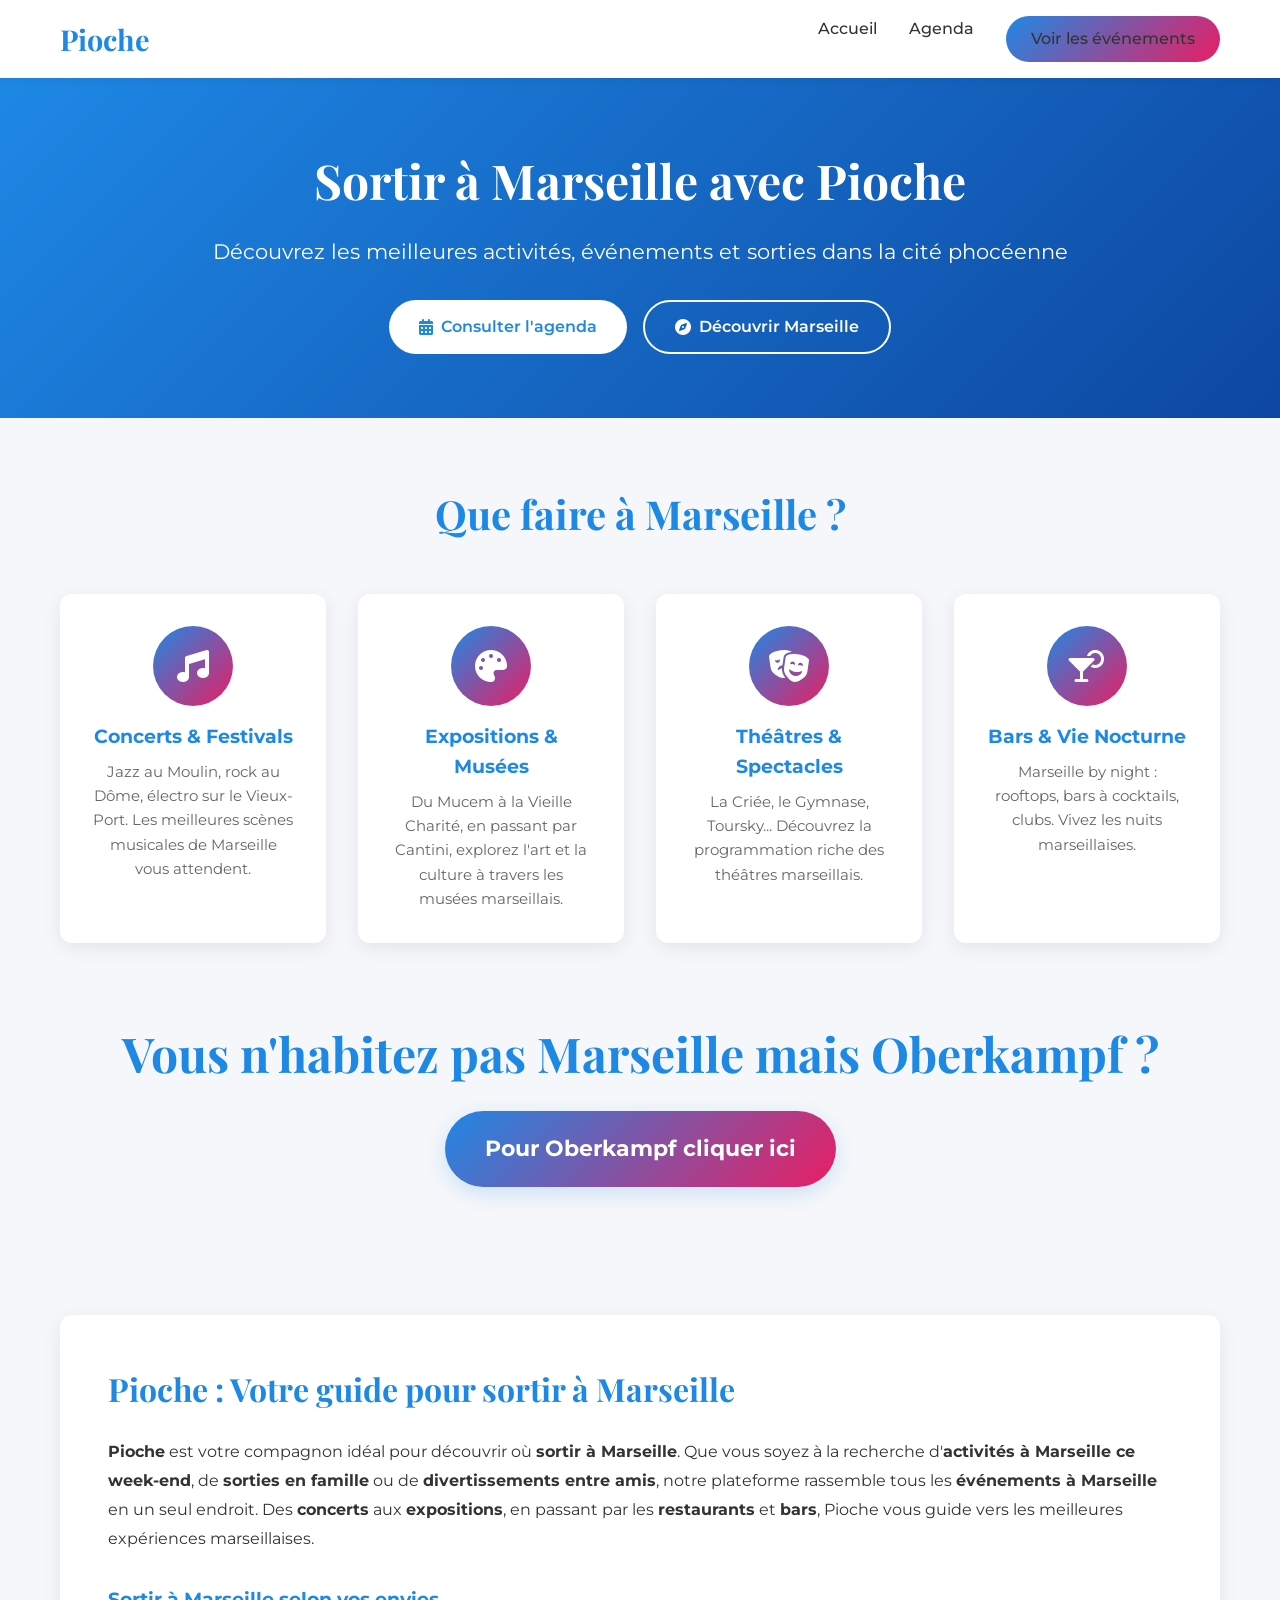
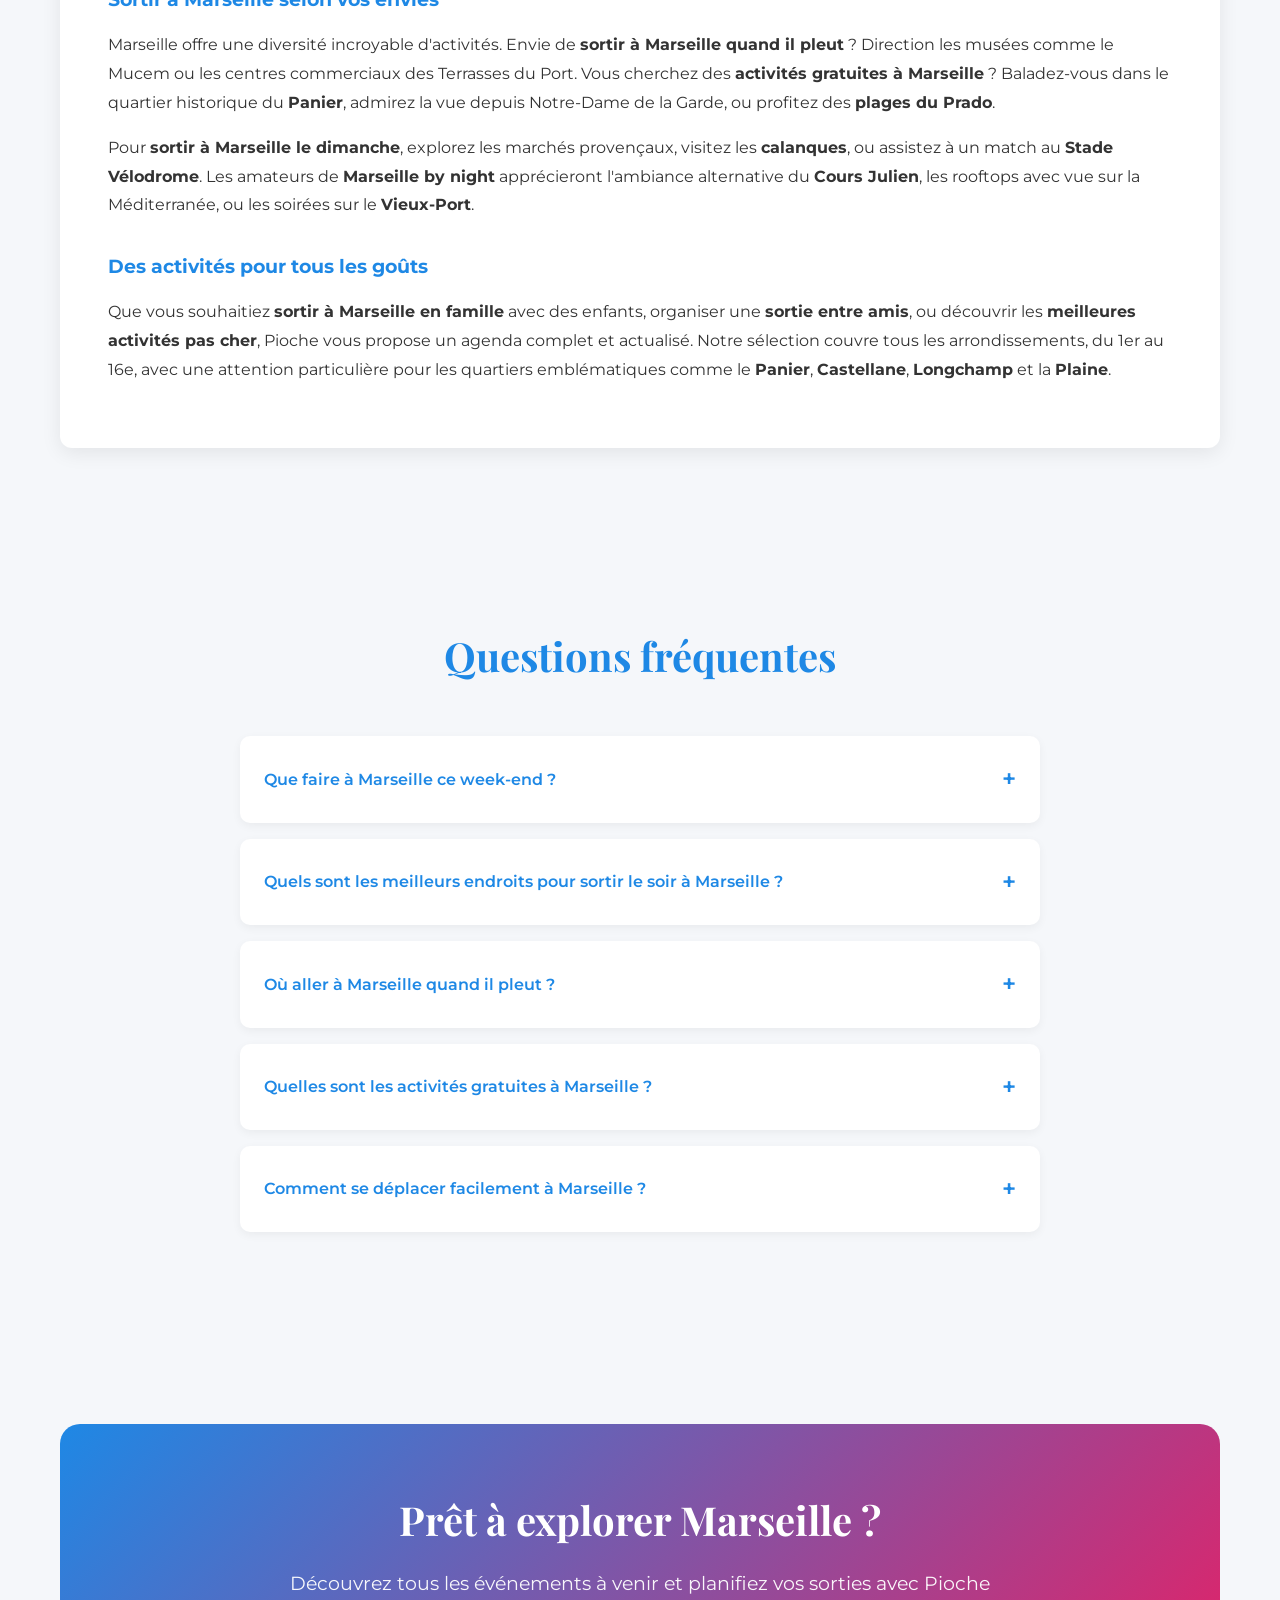
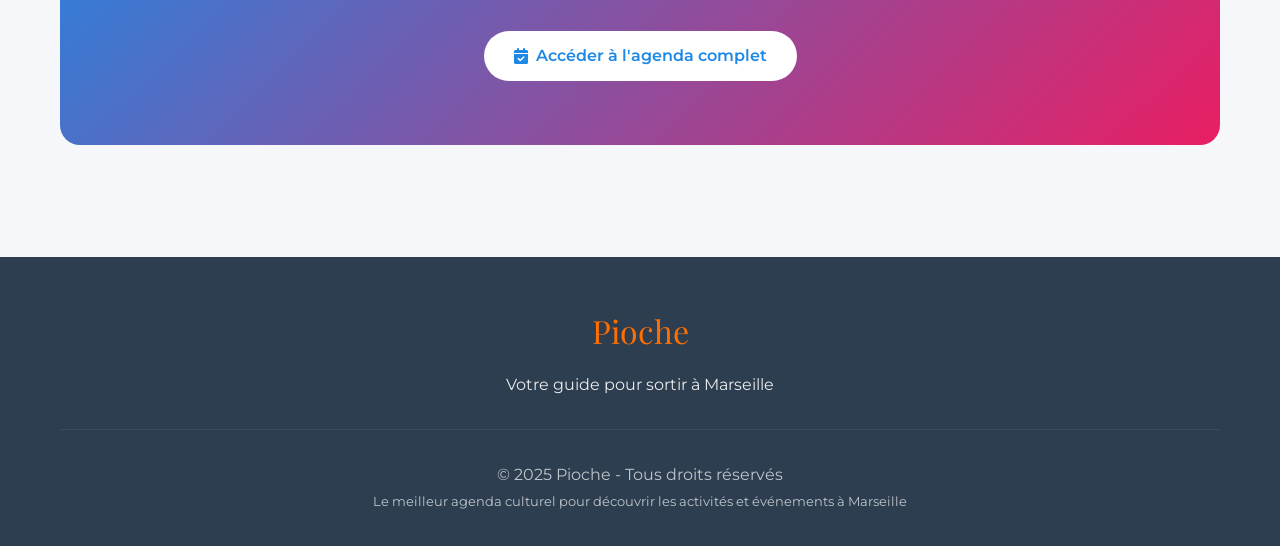
<file: index.html>
<!DOCTYPE html>
<html lang="fr">
<head>
  <meta charset="UTF-8">
  <meta name="viewport" content="width=device-width, initial-scale=1.0">

  <script async src="https://pagead2.googlesyndication.com/pagead/js/adsbygoogle.js?client=ca-pub-6987888174560386"
     crossorigin="anonymous"></script>

  <!-- SEO Meta Tags Essentiels -->
  <title>Sortir à Marseille - Pioche | Guide des Soirées & Événements 2025</title>
  <meta name="description" content="Découvrez où sortir à Marseille avec Pioche : concerts, expositions, théâtres, restaurants et bars. Trouvez les meilleures activités à Marseille ce week-end, en famille ou entre amis. Guide complet des sorties marseillaises.">
  <meta name="keywords" content="sortir à Marseille, activités Marseille, loisirs Marseille, que faire à Marseille, événements Marseille, Pioche, Marseille by night, sortir à Marseille ce week-end, concerts Marseille, expositions Marseille">

  <!-- Open Graph pour les réseaux sociaux -->
  <meta property="og:title" content="Pioche - Sortir à Marseille | Guide des Événements & Activités 2025">
  <meta property="og:description" content="Découvrez tous les événements et activités à Marseille avec Pioche : concerts, expositions, théâtres. Votre guide pour sortir dans la cité phocéenne !">
  <meta property="og:image" content="https://pioche.me/images/pioche-og.jpg">
  <meta property="og:url" content="https://pioche.me">
  <meta property="og:type" content="website">
  <meta property="og:locale" content="fr_FR">
  <meta property="og:site_name" content="Pioche - Sortir à Marseille">

  <!-- Twitter Card -->
  <meta name="twitter:card" content="summary_large_image">
  <meta name="twitter:title" content="Pioche - Sortir à Marseille | Guide Culturel 2025">
  <meta name="twitter:description" content="Tous les événements et activités à Marseille sur Pioche : concerts, expos, théâtres. Votre guide pour sortir à Marseille !">
  <meta name="twitter:image" content="https://pioche.me/images/pioche-twitter.jpg">

  <!-- Canonical URL -->
  <link rel="canonical" href="https://pioche.me/">

  <!-- Favicon -->
  <link rel="icon" type="image/x-icon" href="/favicon.ico">
  <link rel="apple-touch-icon" sizes="180x180" href="/apple-touch-icon.png">

  <!-- Schema.org Structured Data -->
  <script type="application/ld+json">
  {
    "@context": "https://schema.org",
    "@type": "WebSite",
    "name": "Pioche - Sortir à Marseille",
    "url": "https://pioche.me",
    "description": "Guide culturel et agenda des sorties à Marseille : événements, concerts, expositions, théâtres",
    "potentialAction": {
      "@type": "SearchAction",
      "target": "https://pioche.me/agenda.html?search={search_term_string}",
      "query-input": "required name=search_term_string"
    },
    "publisher": {
      "@type": "Organization",
      "name": "Pioche",
      "url": "https://pioche.me",
      "logo": {
        "@type": "ImageObject",
        "url": "https://pioche.me/logo.png"
      }
    },
    "areaServed": {
      "@type": "City",
      "name": "Marseille",
      "address": {
        "@type": "PostalAddress",
        "addressRegion": "Provence-Alpes-Côte d'Azur",
        "addressCountry": "FR"
      }
    }
  }
  </script>

  <!-- Preconnect pour optimiser les performances -->
  <link rel="preconnect" href="https://fonts.googleapis.com">
  <link rel="preconnect" href="https://fonts.gstatic.com" crossorigin>
  <link rel="preconnect" href="https://cdnjs.cloudflare.com">

  <!-- CSS externe -->
  <link rel="stylesheet" href="https://cdnjs.cloudflare.com/ajax/libs/font-awesome/6.4.0/css/all.min.css" integrity="sha512-iecdLmaskl7CVkqkXNQ/ZH/XLlvWZOJyj7Yy7tcenmpD1ypASozpmT/E0iPtmFIB46ZmdtAc9eNBvH0H/ZpiBw==" crossorigin="anonymous" referrerpolicy="no-referrer">

  <link href="https://fonts.googleapis.com/css2?family=Montserrat:wght@400;600;700&family=Playfair+Display:wght@700&display=swap" rel="stylesheet">

  <style>
    :root {
      --primary-color: #1e88e5;
      --secondary-color: #ff6f00;
      --background-color: #f5f7fa;
      --card-color: #ffffff;
      --text-color: #333333;
      --accent-color: #e91e63;
    }

    * {
      margin: 0;
      padding: 0;
      box-sizing: border-box;
    }

    body {
      font-family: 'Montserrat', sans-serif;
      background-color: var(--background-color);
      color: var(--text-color);
      line-height: 1.6;
    }

    /* Skip to main content for accessibility */
    .skip-link {
      position: absolute;
      top: -40px;
      left: 0;
      background: var(--primary-color);
      color: white;
      padding: 8px;
      text-decoration: none;
      z-index: 100;
    }

    .skip-link:focus {
      top: 0;
    }

    /* Navigation */
    nav {
      background: white;
      box-shadow: 0 2px 10px rgba(0, 0, 0, 0.05);
      position: sticky;
      top: 0;
      z-index: 100;
    }

    .nav-container {
      max-width: 1200px;
      margin: 0 auto;
      padding: 1rem 20px;
      display: flex;
      justify-content: space-between;
      align-items: center;
    }

    .logo {
      font-family: 'Playfair Display', serif;
      font-size: 1.8rem;
      color: var(--primary-color);
      text-decoration: none;
      font-weight: 700;
    }

    .nav-links {
      display: flex;
      gap: 2rem;
      list-style: none;
    }

    .nav-links a {
      color: var(--text-color);
      text-decoration: none;
      font-weight: 500;
      transition: color 0.3s;
    }

    .nav-links a:hover {
      color: var(--primary-color);
    }

    .cta-button {
      background: linear-gradient(135deg, var(--primary-color), var(--accent-color));
      color: white;
      padding: 10px 25px;
      border-radius: 25px;
      text-decoration: none;
      font-weight: 600;
      transition: transform 0.3s, box-shadow 0.3s;
      display: inline-block;
    }

    .cta-button:hover {
      transform: translateY(-2px);
      box-shadow: 0 5px 20px rgba(30, 136, 229, 0.3);
    }

    /* Hero Section */
    .hero {
      background: linear-gradient(135deg, var(--primary-color), #0d47a1);
      color: white;
      padding: 4rem 0;
      text-align: center;
    }

    .hero-content {
      max-width: 1200px;
      margin: 0 auto;
      padding: 0 20px;
    }

    .hero h1 {
      font-family: 'Playfair Display', serif;
      font-size: 3rem;
      margin-bottom: 1rem;
      animation: fadeInUp 0.8s ease;
    }

    @keyframes fadeInUp {
      from {
        opacity: 0;
        transform: translateY(30px);
      }
      to {
        opacity: 1;
        transform: translateY(0);
      }
    }

    .hero-subtitle {
      font-size: 1.3rem;
      margin-bottom: 2rem;
      opacity: 0.95;
      animation: fadeInUp 0.8s ease 0.2s both;
    }

    .hero-buttons {
      display: flex;
      gap: 1rem;
      justify-content: center;
      flex-wrap: wrap;
      animation: fadeInUp 0.8s ease 0.4s both;
    }

    .hero-cta {
      background: white;
      color: var(--primary-color);
      padding: 12px 30px;
      border-radius: 30px;
      text-decoration: none;
      font-weight: 600;
      transition: all 0.3s;
      display: inline-flex;
      align-items: center;
      gap: 0.5rem;
    }

    .hero-cta:hover {
      transform: scale(1.05);
      box-shadow: 0 10px 30px rgba(255, 255, 255, 0.3);
    }

    .hero-cta-secondary {
      background: transparent;
      color: white;
      border: 2px solid white;
    }

    .hero-cta-secondary:hover {
      background: white;
      color: var(--primary-color);
    }

    /* Main Content Sections */
    .section {
      padding: 4rem 0;
    }

    .section-container {
      max-width: 1200px;
      margin: 0 auto;
      padding: 0 20px;
    }

    .section-title {
      font-family: 'Playfair Display', serif;
      font-size: 2.5rem;
      color: var(--primary-color);
      text-align: center;
      margin-bottom: 3rem;
    }

    /* Categories Grid */
    .categories-grid {
      display: grid;
      grid-template-columns: repeat(auto-fit, minmax(250px, 1fr));
      gap: 2rem;
      margin-bottom: 3rem;
    }

    .category-card {
      background: white;
      padding: 2rem;
      border-radius: 12px;
      text-align: center;
      box-shadow: 0 5px 20px rgba(0, 0, 0, 0.08);
      transition: transform 0.3s, box-shadow 0.3s;
      cursor: pointer;
      text-decoration: none;
      color: inherit;
      display: block;
    }

    a.category-card:hover {
      transform: translateY(-5px);
      box-shadow: 0 10px 30px rgba(0, 0, 0, 0.15);
      text-decoration: none;
    }

    .category-icon {
      width: 80px;
      height: 80px;
      margin: 0 auto 1rem;
      background: linear-gradient(135deg, var(--primary-color), var(--accent-color));
      border-radius: 50%;
      display: flex;
      align-items: center;
      justify-content: center;
      font-size: 2rem;
      color: white;
    }

    .category-card h3 {
      color: var(--primary-color);
      margin-bottom: 0.5rem;
    }

    .category-card p {
      color: #666;
      font-size: 0.95rem;
    }


    /* Oberkampf invitation below the Marseille categories */
    .oberkampf-invitation {
      text-align: center;
      margin: 1.5rem auto 0;
      padding: 2rem 1rem 0;
    }

    .oberkampf-invitation h2 {
      font-family: 'Playfair Display', serif;
      font-size: clamp(2rem, 4vw, 3rem);
      line-height: 1.25;
      color: var(--primary-color);
      margin-bottom: 1.75rem;
    }

    .oberkampf-link {
      display: inline-flex;
      justify-content: center;
      align-items: center;
      background: linear-gradient(135deg, var(--primary-color), var(--accent-color));
      color: white;
      padding: 1.25rem 2.5rem;
      border-radius: 40px;
      font-size: clamp(1.1rem, 2.5vw, 1.4rem);
      font-weight: 700;
      text-decoration: none;
      box-shadow: 0 6px 20px rgba(30, 136, 229, 0.2);
      transition: transform 0.3s, box-shadow 0.3s;
    }

    .oberkampf-link:hover,
    .oberkampf-link:focus-visible {
      transform: translateY(-3px);
      box-shadow: 0 10px 28px rgba(30, 136, 229, 0.3);
    }

    /* Content Section */
    .content-section {
      background: white;
      padding: 3rem;
      border-radius: 12px;
      box-shadow: 0 5px 20px rgba(0, 0, 0, 0.08);
      margin-bottom: 3rem;
    }

    .content-section h2 {
      color: var(--primary-color);
      font-family: 'Playfair Display', serif;
      font-size: 2rem;
      margin-bottom: 1.5rem;
    }

    .content-section h3 {
      color: var(--primary-color);
      margin: 2rem 0 1rem;
    }

    .content-section p {
      line-height: 1.8;
      margin-bottom: 1rem;
    }

    /* FAQ Section */
    .faq-container {
      max-width: 800px;
      margin: 0 auto;
    }

    .faq-item {
      background: white;
      margin-bottom: 1rem;
      border-radius: 10px;
      box-shadow: 0 3px 10px rgba(0, 0, 0, 0.05);
      overflow: hidden;
    }

    .faq-question {
      padding: 1.5rem;
      font-weight: 600;
      color: var(--primary-color);
      cursor: pointer;
      display: flex;
      justify-content: space-between;
      align-items: center;
      transition: background 0.3s;
    }

    .faq-question:hover {
      background: #f8f9fa;
    }

    .faq-question::after {
      content: '+';
      font-size: 1.5rem;
      transition: transform 0.3s;
    }

    .faq-item.active .faq-question::after {
      transform: rotate(45deg);
    }

    .faq-answer {
      padding: 0 1.5rem;
      max-height: 0;
      overflow: hidden;
      transition: max-height 0.3s, padding 0.3s;
    }

    .faq-item.active .faq-answer {
      padding: 0 1.5rem 1.5rem;
      max-height: 500px;
    }

    /* CTA Section */
    .cta-section {
      background: linear-gradient(135deg, var(--primary-color), var(--accent-color));
      color: white;
      text-align: center;
      padding: 4rem 0;
      border-radius: 20px;
      margin: 3rem 0;
    }

    .cta-section h2 {
      font-family: 'Playfair Display', serif;
      font-size: 2.5rem;
      margin-bottom: 1rem;
    }

    .cta-section p {
      font-size: 1.2rem;
      margin-bottom: 2rem;
      opacity: 0.95;
    }

    /* Footer */
    footer {
      background: #2c3e50;
      color: white;
      padding: 3rem 0 2rem;
      text-align: center;
    }

    .footer-content {
      max-width: 1200px;
      margin: 0 auto;
      padding: 0 20px;
    }

    .footer-brand {
      font-family: 'Playfair Display', serif;
      font-size: 2rem;
      margin-bottom: 1rem;
      color: var(--secondary-color);
    }

    .footer-tagline {
      margin-bottom: 2rem;
      opacity: 0.9;
    }

    .footer-copyright {
      padding-top: 2rem;
      border-top: 1px solid rgba(255, 255, 255, 0.1);
      margin-top: 2rem;
      opacity: 0.7;
    }

    /* Mobile Responsive */
    @media (max-width: 768px) {
      .nav-links {
        display: none;
      }

      .hero h1 {
        font-size: 2rem;
      }

      .hero-subtitle {
        font-size: 1.1rem;
      }

      .section-title {
        font-size: 2rem;
      }

      .categories-grid {
        grid-template-columns: 1fr;
      }

      .content-section {
        padding: 2rem;
      }
    }

    /* Visually Hidden for Accessibility */
    .visually-hidden {
      position: absolute;
      width: 1px;
      height: 1px;
      padding: 0;
      margin: -1px;
      overflow: hidden;
      clip: rect(0, 0, 0, 0);
      white-space: nowrap;
      border-width: 0;
    }
  </style>
  <!-- Google tag (gtag.js) -->
<script async src="https://www.googletagmanager.com/gtag/js?id=G-XXXXXXXXXX"></script>
<script>
  window.dataLayer = window.dataLayer || [];
  function gtag(){dataLayer.push(arguments);}
  gtag('js', new Date());
  gtag('config', 'G-V5D8WPSPGB');
</script>
</head>
<body>
  <!-- Skip link for accessibility -->
  <a href="#main-content" class="skip-link">Aller au contenu principal</a>

  <!-- Navigation -->
  <nav>
    <div class="nav-container">
      <a href="/" class="logo" aria-label="Accueil Pioche">Pioche</a>
      <ul class="nav-links">
        <li><a href="/" aria-label="Accueil">Accueil</a></li>
        <li><a href="/agenda.html" aria-label="Agenda des événements">Agenda</a></li>
        <li><a href="/agenda.html" class="cta-button" aria-label="Voir les événements"><span>Voir les événements</span></a></li>
      </ul>
    </div>
  </nav>

  <!-- Hero Section -->
  <header class="hero">
    <div class="hero-content">
      <h1>Sortir à Marseille avec Pioche</h1>
      <p class="hero-subtitle">Découvrez les meilleures activités, événements et sorties dans la cité phocéenne</p>
      <div class="hero-buttons">
        <a href="/agenda.html" class="hero-cta" aria-label="Consulter l'agenda">
          <i class="fas fa-calendar-alt" aria-hidden="true"></i>
          <span>Consulter l'agenda</span>
        </a>
        <a href="#decouvrir" class="hero-cta hero-cta-secondary" aria-label="Découvrir Marseille">
          <i class="fas fa-compass" aria-hidden="true"></i>
          <span>Découvrir Marseille</span>
        </a>
      </div>
    </div>
  </header>

  <main id="main-content">
    <!-- Categories Section -->
    <section class="section" id="decouvrir">
      <div class="section-container">
        <h2 class="section-title">Que faire à Marseille ?</h2>

        <div class="categories-grid">
          <a href="/agenda.html" class="category-card" aria-label="Concerts & Festivals">
            <div class="category-icon">
              <i class="fas fa-music" aria-hidden="true"></i>
            </div>
            <h3>Concerts & Festivals</h3>
            <p>Jazz au Moulin, rock au Dôme, électro sur le Vieux-Port. Les meilleures scènes musicales de Marseille vous attendent.</p>
          </a>

          <a href="/agenda.html" class="category-card" aria-label="Expositions & Musées">
            <div class="category-icon">
              <i class="fas fa-palette" aria-hidden="true"></i>
            </div>
            <h3>Expositions & Musées</h3>
            <p>Du Mucem à la Vieille Charité, en passant par Cantini, explorez l'art et la culture à travers les musées marseillais.</p>
          </a>

          <a href="/agenda.html" class="category-card" aria-label="Théâtres & Spectacles">
            <div class="category-icon">
              <i class="fas fa-theater-masks" aria-hidden="true"></i>
            </div>
            <h3>Théâtres & Spectacles</h3>
            <p>La Criée, le Gymnase, Toursky... Découvrez la programmation riche des théâtres marseillais.</p>
          </a>

          <a href="/agenda.html" class="category-card" aria-label="Bars & Vie Nocturne">
            <div class="category-icon">
              <i class="fas fa-cocktail" aria-hidden="true"></i>
            </div>
            <h3>Bars & Vie Nocturne</h3>
            <p>Marseille by night : rooftops, bars à cocktails, clubs. Vivez les nuits marseillaises.</p>
          </a>
        </div>

        <div class="oberkampf-invitation">
          <h2>Vous n'habitez pas Marseille mais Oberkampf ?</h2>
          <a class="oberkampf-link" href="https://pioche.me/oberkampf">Pour Oberkampf cliquer ici</a>
        </div>
      </div>
    </section>

    <!-- Content SEO Section -->
    <section class="section">
      <div class="section-container">
        <div class="content-section">
          <h2>Pioche : Votre guide pour sortir à Marseille</h2>
          <p>
            <strong>Pioche</strong> est votre compagnon idéal pour découvrir où <strong>sortir à Marseille</strong>.
            Que vous soyez à la recherche d'<strong>activités à Marseille ce week-end</strong>, de
            <strong>sorties en famille</strong> ou de <strong>divertissements entre amis</strong>, notre plateforme
            rassemble tous les <strong>événements à Marseille</strong> en un seul endroit. Des <strong>concerts</strong>
            aux <strong>expositions</strong>, en passant par les <strong>restaurants</strong> et <strong>bars</strong>,
            Pioche vous guide vers les meilleures expériences marseillaises.
          </p>

          <h3>Sortir à Marseille selon vos envies</h3>
          <p>
            Marseille offre une diversité incroyable d'activités. Envie de <strong>sortir à Marseille quand il pleut</strong> ?
            Direction les musées comme le Mucem ou les centres commerciaux des Terrasses du Port. Vous cherchez des
            <strong>activités gratuites à Marseille</strong> ? Baladez-vous dans le quartier historique du <strong>Panier</strong>,
            admirez la vue depuis Notre-Dame de la Garde, ou profitez des <strong>plages du Prado</strong>.
          </p>

          <p>
            Pour <strong>sortir à Marseille le dimanche</strong>, explorez les marchés provençaux, visitez les
            <strong>calanques</strong>, ou assistez à un match au <strong>Stade Vélodrome</strong>. Les amateurs de
            <strong>Marseille by night</strong> apprécieront l'ambiance alternative du <strong>Cours Julien</strong>,
            les rooftops avec vue sur la Méditerranée, ou les soirées sur le <strong>Vieux-Port</strong>.
          </p>

          <h3>Des activités pour tous les goûts</h3>
          <p>
            Que vous souhaitiez <strong>sortir à Marseille en famille</strong> avec des enfants, organiser une
            <strong>sortie entre amis</strong>, ou découvrir les <strong>meilleures activités pas cher</strong>,
            Pioche vous propose un agenda complet et actualisé. Notre sélection couvre tous les arrondissements,
            du 1er au 16e, avec une attention particulière pour les quartiers emblématiques comme le
            <strong>Panier</strong>, <strong>Castellane</strong>, <strong>Longchamp</strong> et la <strong>Plaine</strong>.
          </p>
        </div>
      </div>
    </section>

    <!-- FAQ Section -->
    <section class="section">
      <div class="section-container">
        <h2 class="section-title">Questions fréquentes</h2>

        <div class="faq-container">
          <div class="faq-item">
            <div class="faq-question">
              Que faire à Marseille ce week-end ?
            </div>
            <div class="faq-answer">
              <p>
                Ce week-end à Marseille, profitez des nombreux événements culturels : expositions au Mucem,
                concerts sur le Vieux-Port, marchés provençaux au Cours Julien, ou balades dans les calanques.
                Consultez notre agenda Pioche mis à jour quotidiennement pour découvrir tous les événements du week-end.
              </p>
            </div>
          </div>

          <div class="faq-item">
            <div class="faq-question">
              Quels sont les meilleurs endroits pour sortir le soir à Marseille ?
            </div>
            <div class="faq-answer">
              <p>
                Pour sortir le soir à Marseille, dirigez-vous vers le Cours Julien pour ses bars alternatifs et concerts,
                le Vieux-Port pour ses terrasses animées et restaurants, ou la Plaine pour son ambiance étudiante.
                Les théâtres de la Criée et du Gymnase proposent également d'excellents spectacles en soirée.
              </p>
            </div>
          </div>

          <div class="faq-item">
            <div class="faq-question">
              Où aller à Marseille quand il pleut ?
            </div>
            <div class="faq-answer">
              <p>
                Les jours de pluie, visitez les musées marseillais : le Mucem pour l'art contemporain,
                le musée Cantini pour les beaux-arts, ou le musée d'Histoire de Marseille.
                Les Terrasses du Port offrent shopping et restauration à l'abri, tandis que les cinémas
                comme le Pathé Madeleine proposent les dernières sorties.
              </p>
            </div>
          </div>

          <div class="faq-item">
            <div class="faq-question">
              Quelles sont les activités gratuites à Marseille ?
            </div>
            <div class="faq-answer">
              <p>
                Marseille regorge d'activités gratuites : balade dans le quartier historique du Panier,
                visite de la cathédrale de la Major, promenade sur la Corniche Kennedy, découverte des plages du Prado,
                ou montée à Notre-Dame de la Garde pour une vue panoramique. Le parc Longchamp et le jardin du Pharo
                sont parfaits pour une pause nature en ville.
              </p>
            </div>
          </div>

          <div class="faq-item">
            <div class="faq-question">
              Comment se déplacer facilement à Marseille ?
            </div>
            <div class="faq-answer">
              <p>
                Marseille dispose d'un réseau de transports en commun RTM efficace : métro (2 lignes),
                tramway (3 lignes) et nombreux bus. Le vélo en libre-service "Le Vélo" est idéal pour
                les courtes distances. Pour les calanques, optez pour les navettes maritimes depuis le Vieux-Port.
              </p>
            </div>
          </div>
        </div>
      </div>
    </section>

    <!-- CTA Section -->
    <section class="section">
      <div class="section-container">
        <div class="cta-section">
          <h2>Prêt à explorer Marseille ?</h2>
          <p>Découvrez tous les événements à venir et planifiez vos sorties avec Pioche</p>
          <a href="/agenda.html" class="hero-cta" aria-label="Accéder à l'agenda complet des événements">
            <i class="fas fa-calendar-check" aria-hidden="true"></i>
            <span>Accéder à l'agenda complet</span>
          </a>
        </div>
      </div>
    </section>
  </main>

  <footer>
    <div class="footer-content">
      <div class="footer-brand">Pioche</div>
      <p class="footer-tagline">Votre guide pour sortir à Marseille</p>
      <p class="footer-copyright">
        © 2025 Pioche - Tous droits réservés<br>
        <small>Le meilleur agenda culturel pour découvrir les activités et événements à Marseille</small>
      </p>
    </div>
  </footer>

  <script>
    // FAQ Toggle
    document.querySelectorAll('.faq-question').forEach(question => {
      question.addEventListener('click', () => {
        const faqItem = question.parentElement;
        faqItem.classList.toggle('active');

        // Close other FAQs
        document.querySelectorAll('.faq-item').forEach(item => {
          if (item !== faqItem) {
            item.classList.remove('active');
          }
        });
      });
    });

    // Smooth scroll for anchor links
    document.querySelectorAll('a[href^="#"]').forEach(anchor => {
      anchor.addEventListener('click', function(e) {
        e.preventDefault();
        const target = document.querySelector(this.getAttribute('href'));
        if (target) {
          target.scrollIntoView({
            behavior: 'smooth',
            block: 'start'
          });
        }
      });
    });
  </script>
</body>

</html>
</file>
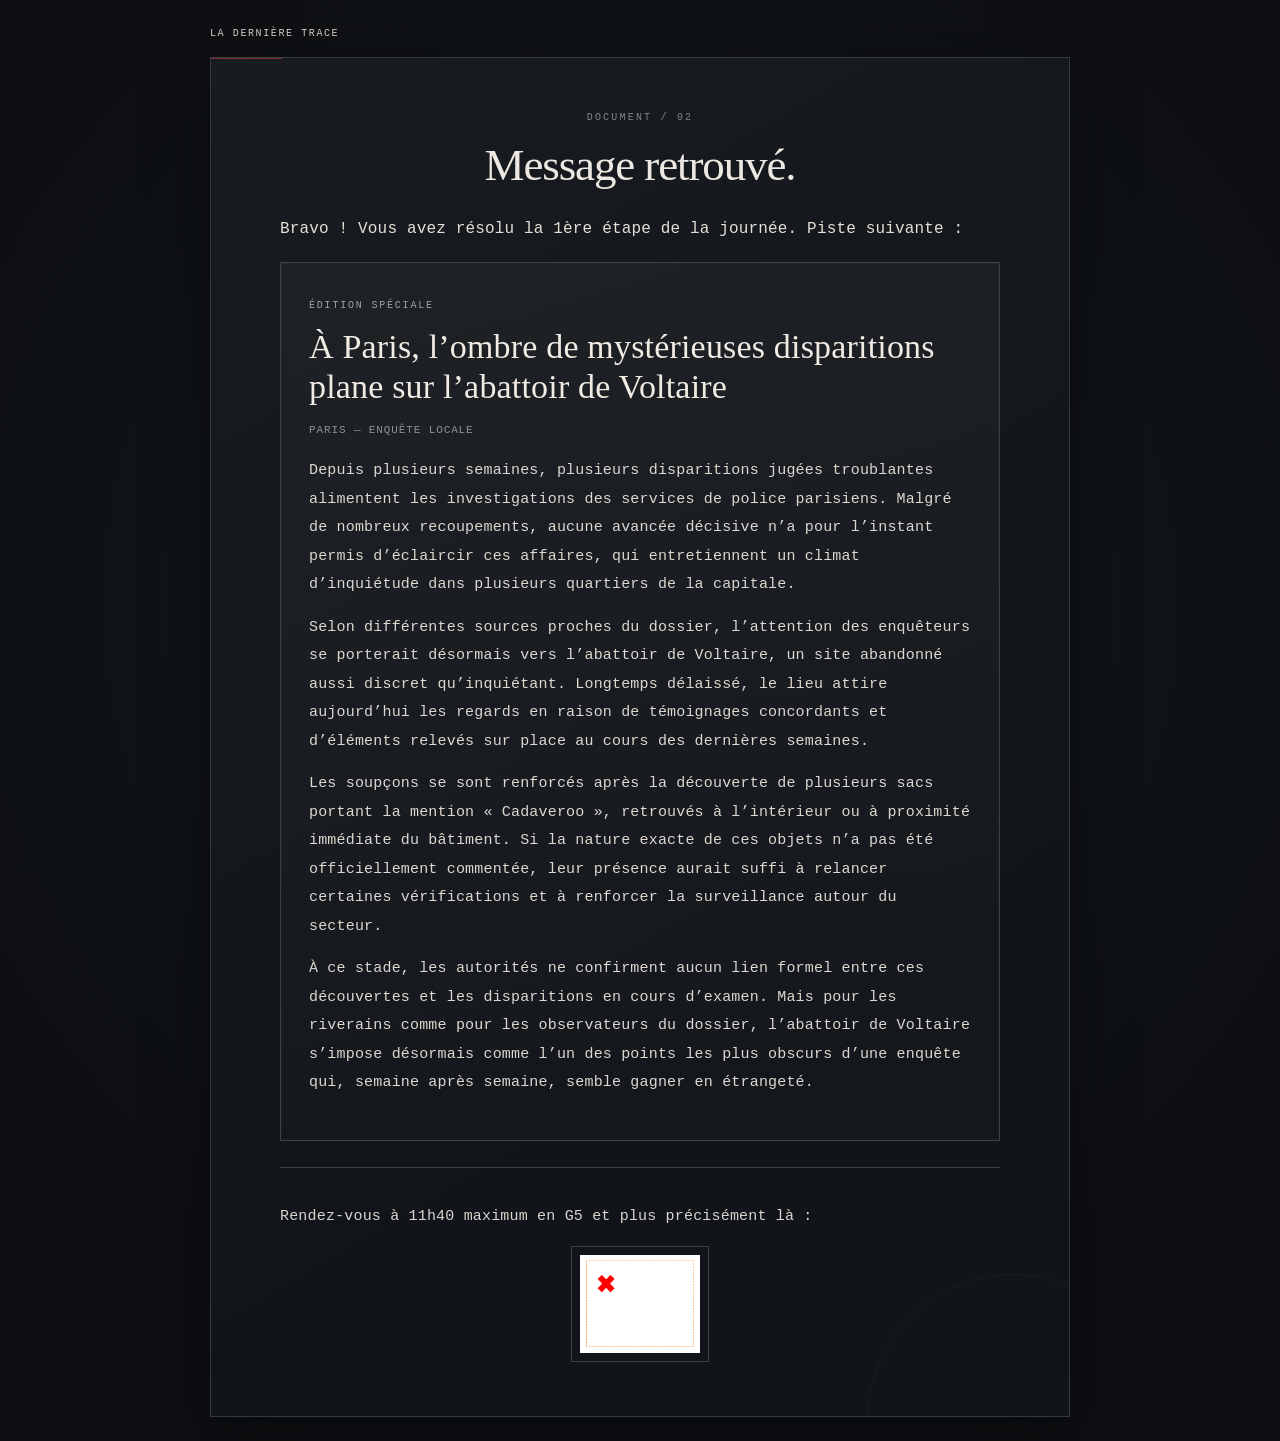
<file: 5.html>
<!DOCTYPE html>

<html lang="fr">
<head>
<meta charset="utf-8"/>
<meta content="width=device-width, initial-scale=1" name="viewport"/>
<meta content="#0d0f12" name="theme-color"/>
<meta content="Un message attend d'être déverrouillé." name="description"/>
<title>La dernière trace — Message retrouvé</title>
<style>
    :root {
      color-scheme: dark;
      --bg: #0d0f12;
      --surface: #15191d;
      --edge: #30363d;
      --text: #ece8e1;
      --muted: #7f868c;
      --accent: #7f2d2d;
    }
    * { box-sizing: border-box; }
    html, body { min-height: 100%; margin: 0; }
    body {
      min-height: 100vh;
      min-height: 100svh;
      background: radial-gradient(circle at 50% 42%, #161a1f 0%, var(--bg) 72%);
      color: var(--text);
      font-family: ui-monospace, SFMono-Regular, Menlo, Consolas, "Liberation Mono", monospace;
    }
    button, input { font: inherit; }
    button:focus-visible, input:focus-visible { outline: 2px solid #b9b0a5; outline-offset: 4px; }
    [hidden] { display: none !important; }
    .wrap {
      min-height: 100svh;
      width: min(100% - 28px, 980px);
      margin: 0 auto;
      padding: 28px 0 24px;
      display: flex;
      flex-direction: column;
      align-items: center;
      justify-content: center;
    }
    .top {
      width: min(100%, 860px);
      margin-bottom: 18px;
      color: #d8d3ca;
      font-size: 10px;
      letter-spacing: .16em;
      text-transform: uppercase;
    }
    .frame {
      position: relative;
      width: min(100%, 860px);
      min-height: 445px;
      display: grid;
      place-items: center;
      padding: clamp(32px, 7vw, 75px) 22px;
      border: 1px solid #353a40;
      background: linear-gradient(150deg, #181c20, #111418 70%);
      box-shadow: 0 18px 60px rgba(0,0,0,.42);
      overflow: hidden;
    }
    .frame::before {
      content: "";
      position: absolute;
      top: -1px;
      left: -1px;
      width: 72px;
      height: 2px;
      background: var(--accent);
    }
    .frame::after {
      content: "";
      position: absolute;
      right: -90px;
      bottom: -150px;
      width: 290px;
      height: 290px;
      border: 1px solid rgba(255,255,255,.035);
      border-radius: 50%;
      pointer-events: none;
    }
    .panel {
      width: min(100%, 510px);
      text-align: center;
      position: relative;
      z-index: 1;
    }
    .eyebrow {
      margin: 0 0 16px;
      color: var(--muted);
      letter-spacing: .22em;
      text-transform: uppercase;
      font-size: 10px;
    }
    h1 {
      margin: 0;
      font-family: Georgia, "Times New Roman", serif;
      font-size: clamp(29px, 5vw, 45px);
      line-height: 1.18;
      font-weight: 400;
      letter-spacing: -.025em;
    }
    .subtitle {
      margin: 18px 0 34px;
      color: #95999b;
      font-size: 11px;
      line-height: 1.7;
      letter-spacing: .02em;
    }
    .digits {
      display: flex;
      justify-content: center;
      gap: clamp(9px, 2vw, 17px);
      margin-bottom: 29px;
    }
    .digit {
      width: clamp(68px, 17vw, 90px);
      height: clamp(80px, 20vw, 105px);
      border: 1px solid #42484f;
      border-radius: 0;
      background: #0d1013;
      color: #f3eee6;
      text-align: center;
      font-size: clamp(31px, 6vw, 46px);
      font-weight: 400;
      line-height: 1;
      caret-color: #b9b0a5;
      appearance: none;
      -webkit-appearance: none;
      transition: border-color 140ms ease, background 140ms ease;
    }
    .digit:focus { border-color: #afa9a0; background: #171c20; outline: none; }
    .digit::selection { background: #484342; }
    /* Pastilles des lignes du métro parisien. */
    .metro-badge {
      --metro-bg: #666;
      --metro-fg: #fff;
      display: inline-flex;
      align-items: center;
      justify-content: center;
      min-width: 1.95em;
      height: 1.95em;
      padding: 0 .38em;
      border-radius: 999px;
      background: var(--metro-bg);
      color: var(--metro-fg);
      font-size: .92em;
      font-weight: 700;
      line-height: 1;
      letter-spacing: 0;
      box-shadow: inset 0 0 0 1px rgba(255,255,255,.18), 0 0 0 1px rgba(0,0,0,.2);
      vertical-align: middle;
    }
    .metro-1 { --metro-bg: #FFCD00; --metro-fg: #111; }
    .metro-3 { --metro-bg: #9A9940; --metro-fg: #fff; }
    .metro-4 { --metro-bg: #CF009E; --metro-fg: #fff; }
    .metro-5 { --metro-bg: #FF7E2E; --metro-fg: #111; }
    .metro-6 { --metro-bg: #6ECA97; --metro-fg: #111; }
    .metro-7 { --metro-bg: #FA9ABA; --metro-fg: #111; }
    .metro-8 { --metro-bg: #E19BDF; --metro-fg: #111; }
    .metro-9 { --metro-bg: #B6BD00; --metro-fg: #111; }
    .metro-10 { --metro-bg: #C9910D; --metro-fg: #111; }
    .metro-11 { --metro-bg: #8E6538; --metro-fg: #fff; }
    .metro-12 { --metro-bg: #328E5B; --metro-fg: #fff; }
    .metro-13 { --metro-bg: #6EC4E8; --metro-fg: #111; }
    .metro-14 { --metro-bg: #67328E; --metro-fg: #fff; }
    .clue {
      display: flex;
      flex-direction: column;
      align-items: center;
      gap: 18px;
      margin: 4px auto 28px;
      max-width: 100%;
      font-size: clamp(11px, 1.7vw, 13px);
      font-weight: 500;
      letter-spacing: .005em;
      line-height: 1.8;
    }
    .clue-line {
      display: flex;
      align-items: center;
      justify-content: center;
      flex-wrap: wrap;
      gap: 8px 10px;
      padding: 8px 0;
    }
    .clue-line + .clue-line {
      margin-top: 2px;
      border-top: 1px solid rgba(255,255,255,.06);
      padding-top: 14px;
    }
    .clue-step { display: inline-flex; white-space: nowrap; align-items: center; }
    .group {
      display: inline-flex;
      align-items: center;
      gap: 4px;
      flex-wrap: nowrap;
    }
    .clue .plus {
      color: #9ca2a6;
      padding: 0 3px;
      font-weight: 500;
      font-size: 1.45em;
      line-height: 1;
    }
    .clue .arrow {
      color: #9ca2a6;
      padding-right: 5px;
      font-weight: 500;
      font-size: 1.45em;
      line-height: 1;
    }
    .submit {
      min-width: 180px;
      min-height: 44px;
      padding: 12px 24px;
      color: #e5e1d9;
      background: #272c31;
      border: 1px solid #4a4f54;
      cursor: pointer;
      font-size: 11px;
      letter-spacing: .13em;
      text-transform: uppercase;
      transition: background 140ms ease, border-color 140ms ease;
    }
    .submit:hover { background: #33383e; border-color: #777b7f; }
    .error {
      min-height: 20px;
      margin: 19px 0 0;
      color: #d19a92;
      font-size: 11px;
      letter-spacing: .04em;
    }
    .digits.shake { animation: shake 260ms ease-in-out; }
    @keyframes shake {
      0%,100% { transform: translateX(0); }
      20%,60% { transform: translateX(-5px); }
      40%,80% { transform: translateX(5px); }
    }
    .revealed { animation: appear 480ms ease both; }
    @keyframes appear {
      from { opacity: 0; transform: translateY(10px); }
      to { opacity: 1; transform: translateY(0); }
    }
    .result-intro {
      margin: 18px auto 0;
      max-width: 680px;
      color: #e4dfd7;
      font-size: clamp(14px, 2vw, 16px);
      line-height: 1.9;
      letter-spacing: .01em;
    }
    .message {
      margin: 22px auto 0;
      max-width: 680px;
      padding: 0;
      color: #dad6cf;
      font-size: clamp(13px, 1.9vw, 15px);
      line-height: 1.9;
      letter-spacing: .012em;
      overflow-wrap: anywhere;
      text-align: left;
    }
    .press-card {
      margin-top: 18px;
      border: 1px solid #3b4247;
      background: linear-gradient(180deg, rgba(255,255,255,.035), rgba(255,255,255,.015));
      padding: clamp(18px, 4vw, 28px);
      box-shadow: inset 0 0 0 1px rgba(255,255,255,.02);
    }
    .press-label {
      display: inline-block;
      margin: 0 0 12px;
      color: #9da3a8;
      font-size: 10px;
      letter-spacing: .18em;
      text-transform: uppercase;
    }
    .press-title {
      margin: 0 0 14px;
      font-family: Georgia, "Times New Roman", serif;
      font-size: clamp(25px, 4.1vw, 34px);
      line-height: 1.16;
      font-weight: 400;
      color: #f0ebe3;
    }
    .press-meta {
      margin: 0 0 16px;
      color: #8c949a;
      font-size: 11px;
      letter-spacing: .08em;
      text-transform: uppercase;
    }
    .press-card p {
      margin: 0 0 14px;
      color: #ddd8d0;
    }
    .follow-up {
      margin-top: 26px;
      padding-top: 20px;
      border-top: 1px solid #3b4247;
    }
    .map-block {
      width: fit-content;
      max-width: 100%;
      margin: 14px auto 0;
      border: 1px solid #3b4247;
      background: #111418;
      padding: 8px;
    }
    .map-block img {
      display: block;
      width: 120px;
      max-width: 100%;
      height: auto;
    }
    /* Après déverrouillage, le document commence en haut de la page. */
    .wrap.show-result { justify-content: flex-start; }
    .wrap.show-result .frame { min-height: 0; }
    @media (max-width: 640px) {
      .wrap { width: min(100% - 18px, 860px); padding: 18px 0; }
      .top { margin-bottom: 14px; font-size: 9px; }
      .frame { min-height: 410px; padding: 32px 13px; }
      .subtitle { margin-bottom: 28px; }
    }
    @media (prefers-reduced-motion: reduce) {
      *, *::before, *::after { animation-duration: 0.01ms !important; transition-duration: 0.01ms !important; }
    }
  
    /* Affichage direct du document, sans écran de code. */
    .wrap { justify-content: flex-start; }
    .frame { display: block; min-height: 0; padding: clamp(24px, 5vw, 54px) clamp(16px, 5vw, 50px); }
    .panel { width: min(100%, 720px); margin: 0 auto; }
    .message { max-width: 720px; }
    .result-intro { max-width: 720px; }
    .map-block { display: table; max-width: 145px; margin: 14px auto 0; padding: 8px; }
    .map-block img { width: 120px; max-width: 100%; }
    @media (max-width: 640px) { .wrap { padding: 20px 0; } .frame { padding: 28px 16px; } }
</style>
</head>
<body>
<main class="wrap">
<div class="top">La dernière trace</div>
<section aria-label="Accès au message" class="frame">

<div class="panel revealed">
<p class="eyebrow">Document / 02</p>
<h1>Message retrouvé.</h1>
<div class="message" id="message">
<p class="result-intro">Bravo ! Vous avez résolu la 1ère étape de la journée. Piste suivante :</p>
<article class="press-card">
<div class="press-label">Édition spéciale</div>
<h2 class="press-title">À Paris, l’ombre de mystérieuses disparitions plane sur l’abattoir de Voltaire</h2>
<div class="press-meta">Paris — Enquête locale</div>
<p>Depuis plusieurs semaines, plusieurs disparitions jugées troublantes alimentent les investigations des services de police parisiens. Malgré de nombreux recoupements, aucune avancée décisive n’a pour l’instant permis d’éclaircir ces affaires, qui entretiennent un climat d’inquiétude dans plusieurs quartiers de la capitale.</p>
<p>Selon différentes sources proches du dossier, l’attention des enquêteurs se porterait désormais vers l’abattoir de Voltaire, un site abandonné aussi discret qu’inquiétant. Longtemps délaissé, le lieu attire aujourd’hui les regards en raison de témoignages concordants et d’éléments relevés sur place au cours des dernières semaines.</p>
<p>Les soupçons se sont renforcés après la découverte de plusieurs sacs portant la mention « Cadaveroo », retrouvés à l’intérieur ou à proximité immédiate du bâtiment. Si la nature exacte de ces objets n’a pas été officiellement commentée, leur présence aurait suffi à relancer certaines vérifications et à renforcer la surveillance autour du secteur.</p>
<p>À ce stade, les autorités ne confirment aucun lien formel entre ces découvertes et les disparitions en cours d’examen. Mais pour les riverains comme pour les observateurs du dossier, l’abattoir de Voltaire s’impose désormais comme l’un des points les plus obscurs d’une enquête qui, semaine après semaine, semble gagner en étrangeté.</p>
</article>
<div class="follow-up">
<p>Rendez-vous à 11h40 maximum en G5 et plus précisément là :</p>
<div class="map-block"><img alt="Repère de localisation marqué par une croix rouge" src="[data-uri]"/></div>
</div>
</div>
</div>
</section>
</main>

</body>
</html>
</file>
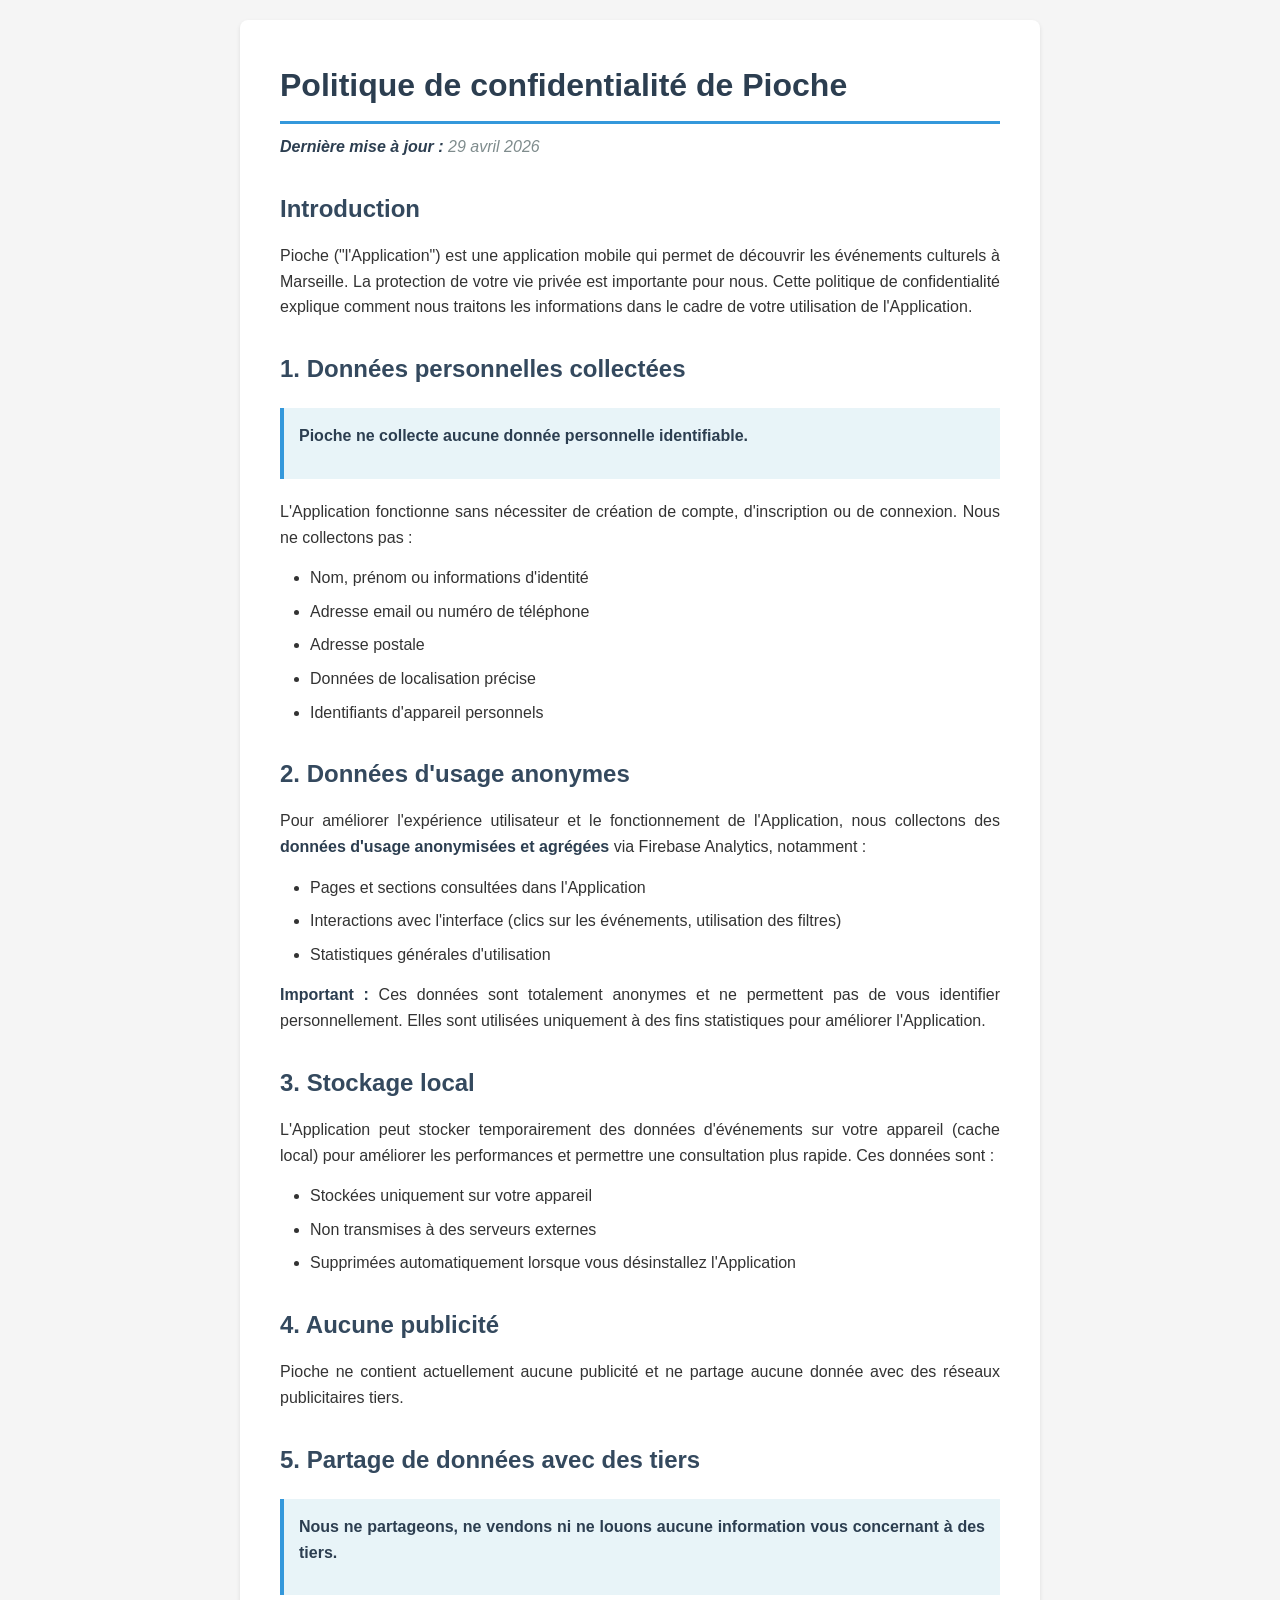
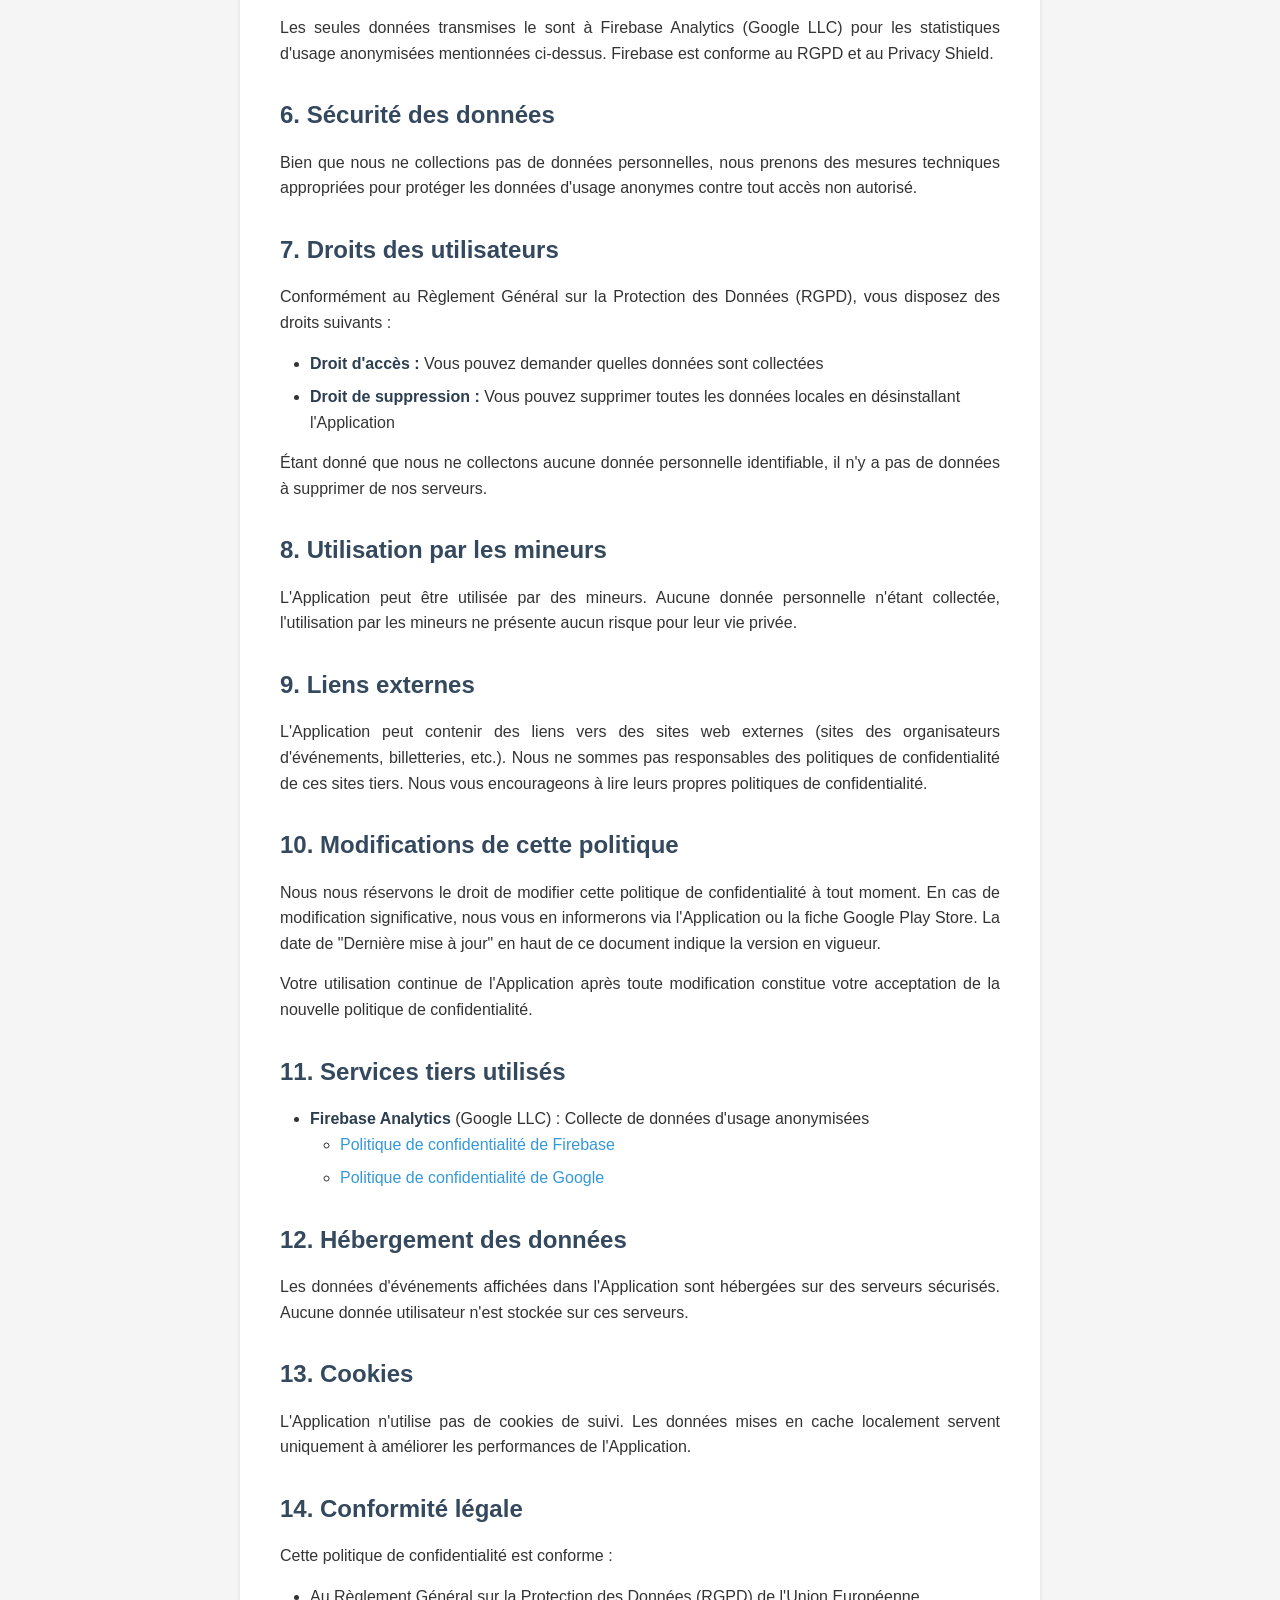
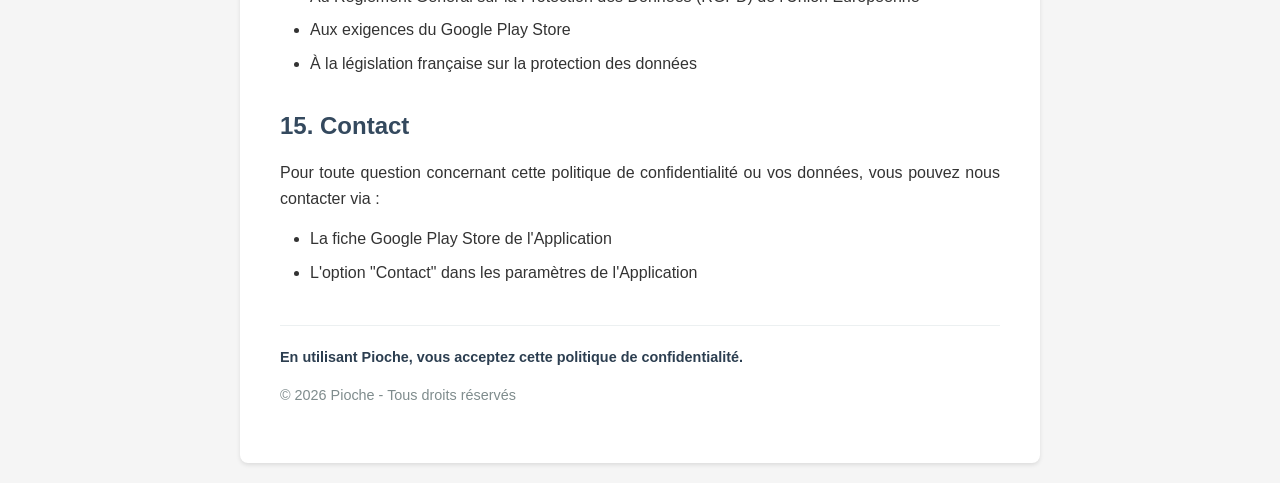
<file: privacy.html>
<!DOCTYPE html>
<html lang="fr">
<head>
    <meta charset="UTF-8">
    <meta name="viewport" content="width=device-width, initial-scale=1.0">
    <meta name="description" content="Politique de confidentialité de l'application Pioche - Événements à Marseille">
    <title>Politique de confidentialité - Pioche</title>
    <style>
        * {
            margin: 0;
            padding: 0;
            box-sizing: border-box;
        }
        
        body {
            font-family: -apple-system, BlinkMacSystemFont, 'Segoe UI', Roboto, 'Helvetica Neue', Arial, sans-serif;
            line-height: 1.6;
            color: #333;
            background-color: #f5f5f5;
            padding: 20px;
        }
        
        .container {
            max-width: 800px;
            margin: 0 auto;
            background-color: white;
            padding: 40px;
            border-radius: 8px;
            box-shadow: 0 2px 4px rgba(0,0,0,0.1);
        }
        
        h1 {
            color: #2c3e50;
            font-size: 2em;
            margin-bottom: 10px;
            border-bottom: 3px solid #3498db;
            padding-bottom: 10px;
        }
        
        h2 {
            color: #34495e;
            font-size: 1.5em;
            margin-top: 30px;
            margin-bottom: 15px;
        }
        
        p {
            margin-bottom: 15px;
            text-align: justify;
        }
        
        strong {
            color: #2c3e50;
        }
        
        ul {
            margin-left: 30px;
            margin-bottom: 15px;
        }
        
        li {
            margin-bottom: 8px;
        }
        
        .update-date {
            color: #7f8c8d;
            font-style: italic;
            margin-bottom: 30px;
        }
        
        .highlight {
            background-color: #e8f4f8;
            padding: 15px;
            border-left: 4px solid #3498db;
            margin: 20px 0;
        }
        
        a {
            color: #3498db;
            text-decoration: none;
        }
        
        a:hover {
            text-decoration: underline;
        }
        
        .footer {
            margin-top: 40px;
            padding-top: 20px;
            border-top: 1px solid #ecf0f1;
            text-align: center;
            color: #7f8c8d;
            font-size: 0.9em;
        }
        
        @media (max-width: 600px) {
            .container {
                padding: 20px;
            }
            
            h1 {
                font-size: 1.5em;
            }
            
            h2 {
                font-size: 1.2em;
            }
        }
    </style>
</head>
<body>
    <div class="container">
        <h1>Politique de confidentialité de Pioche</h1>
        <p class="update-date"><strong>Dernière mise à jour :</strong> 29 avril 2026</p>

        <h2>Introduction</h2>
        <p>Pioche ("l'Application") est une application mobile qui permet de découvrir les événements culturels à Marseille. La protection de votre vie privée est importante pour nous. Cette politique de confidentialité explique comment nous traitons les informations dans le cadre de votre utilisation de l'Application.</p>

        <h2>1. Données personnelles collectées</h2>
        <div class="highlight">
            <p><strong>Pioche ne collecte aucune donnée personnelle identifiable.</strong></p>
        </div>
        <p>L'Application fonctionne sans nécessiter de création de compte, d'inscription ou de connexion. Nous ne collectons pas :</p>
        <ul>
            <li>Nom, prénom ou informations d'identité</li>
            <li>Adresse email ou numéro de téléphone</li>
            <li>Adresse postale</li>
            <li>Données de localisation précise</li>
            <li>Identifiants d'appareil personnels</li>
        </ul>

        <h2>2. Données d'usage anonymes</h2>
        <p>Pour améliorer l'expérience utilisateur et le fonctionnement de l'Application, nous collectons des <strong>données d'usage anonymisées et agrégées</strong> via Firebase Analytics, notamment :</p>
        <ul>
            <li>Pages et sections consultées dans l'Application</li>
            <li>Interactions avec l'interface (clics sur les événements, utilisation des filtres)</li>
            <li>Statistiques générales d'utilisation</li>
        </ul>
        <p><strong>Important :</strong> Ces données sont totalement anonymes et ne permettent pas de vous identifier personnellement. Elles sont utilisées uniquement à des fins statistiques pour améliorer l'Application.</p>

        <h2>3. Stockage local</h2>
        <p>L'Application peut stocker temporairement des données d'événements sur votre appareil (cache local) pour améliorer les performances et permettre une consultation plus rapide. Ces données sont :</p>
        <ul>
            <li>Stockées uniquement sur votre appareil</li>
            <li>Non transmises à des serveurs externes</li>
            <li>Supprimées automatiquement lorsque vous désinstallez l'Application</li>
        </ul>

        <h2>4. Aucune publicité</h2>
        <p>Pioche ne contient actuellement aucune publicité et ne partage aucune donnée avec des réseaux publicitaires tiers.</p>

        <h2>5. Partage de données avec des tiers</h2>
        <div class="highlight">
            <p><strong>Nous ne partageons, ne vendons ni ne louons aucune information vous concernant à des tiers.</strong></p>
        </div>
        <p>Les seules données transmises le sont à Firebase Analytics (Google LLC) pour les statistiques d'usage anonymisées mentionnées ci-dessus. Firebase est conforme au RGPD et au Privacy Shield.</p>

        <h2>6. Sécurité des données</h2>
        <p>Bien que nous ne collections pas de données personnelles, nous prenons des mesures techniques appropriées pour protéger les données d'usage anonymes contre tout accès non autorisé.</p>

        <h2>7. Droits des utilisateurs</h2>
        <p>Conformément au Règlement Général sur la Protection des Données (RGPD), vous disposez des droits suivants :</p>
        <ul>
            <li><strong>Droit d'accès :</strong> Vous pouvez demander quelles données sont collectées</li>
            <li><strong>Droit de suppression :</strong> Vous pouvez supprimer toutes les données locales en désinstallant l'Application</li>
        </ul>
        <p>Étant donné que nous ne collectons aucune donnée personnelle identifiable, il n'y a pas de données à supprimer de nos serveurs.</p>

        <h2>8. Utilisation par les mineurs</h2>
        <p>L'Application peut être utilisée par des mineurs. Aucune donnée personnelle n'étant collectée, l'utilisation par les mineurs ne présente aucun risque pour leur vie privée.</p>

        <h2>9. Liens externes</h2>
        <p>L'Application peut contenir des liens vers des sites web externes (sites des organisateurs d'événements, billetteries, etc.). Nous ne sommes pas responsables des politiques de confidentialité de ces sites tiers. Nous vous encourageons à lire leurs propres politiques de confidentialité.</p>

        <h2>10. Modifications de cette politique</h2>
        <p>Nous nous réservons le droit de modifier cette politique de confidentialité à tout moment. En cas de modification significative, nous vous en informerons via l'Application ou la fiche Google Play Store. La date de "Dernière mise à jour" en haut de ce document indique la version en vigueur.</p>
        <p>Votre utilisation continue de l'Application après toute modification constitue votre acceptation de la nouvelle politique de confidentialité.</p>

        <h2>11. Services tiers utilisés</h2>
        <ul>
            <li><strong>Firebase Analytics</strong> (Google LLC) : Collecte de données d'usage anonymisées
                <ul>
                    <li><a href="https://firebase.google.com/support/privacy" target="_blank">Politique de confidentialité de Firebase</a></li>
                    <li><a href="https://policies.google.com/privacy" target="_blank">Politique de confidentialité de Google</a></li>
                </ul>
            </li>
        </ul>

        <h2>12. Hébergement des données</h2>
        <p>Les données d'événements affichées dans l'Application sont hébergées sur des serveurs sécurisés. Aucune donnée utilisateur n'est stockée sur ces serveurs.</p>

        <h2>13. Cookies</h2>
        <p>L'Application n'utilise pas de cookies de suivi. Les données mises en cache localement servent uniquement à améliorer les performances de l'Application.</p>

        <h2>14. Conformité légale</h2>
        <p>Cette politique de confidentialité est conforme :</p>
        <ul>
            <li>Au Règlement Général sur la Protection des Données (RGPD) de l'Union Européenne</li>
            <li>Aux exigences du Google Play Store</li>
            <li>À la législation française sur la protection des données</li>
        </ul>

        <h2>15. Contact</h2>
        <p>Pour toute question concernant cette politique de confidentialité ou vos données, vous pouvez nous contacter via :</p>
        <ul>
            <li>La fiche Google Play Store de l'Application</li>
            <li>L'option "Contact" dans les paramètres de l'Application</li>
        </ul>

        <div class="footer">
            <p><strong>En utilisant Pioche, vous acceptez cette politique de confidentialité.</strong></p>
            <p>© 2026 Pioche - Tous droits réservés</p>
        </div>
    </div>
</body>
</html>
</file>
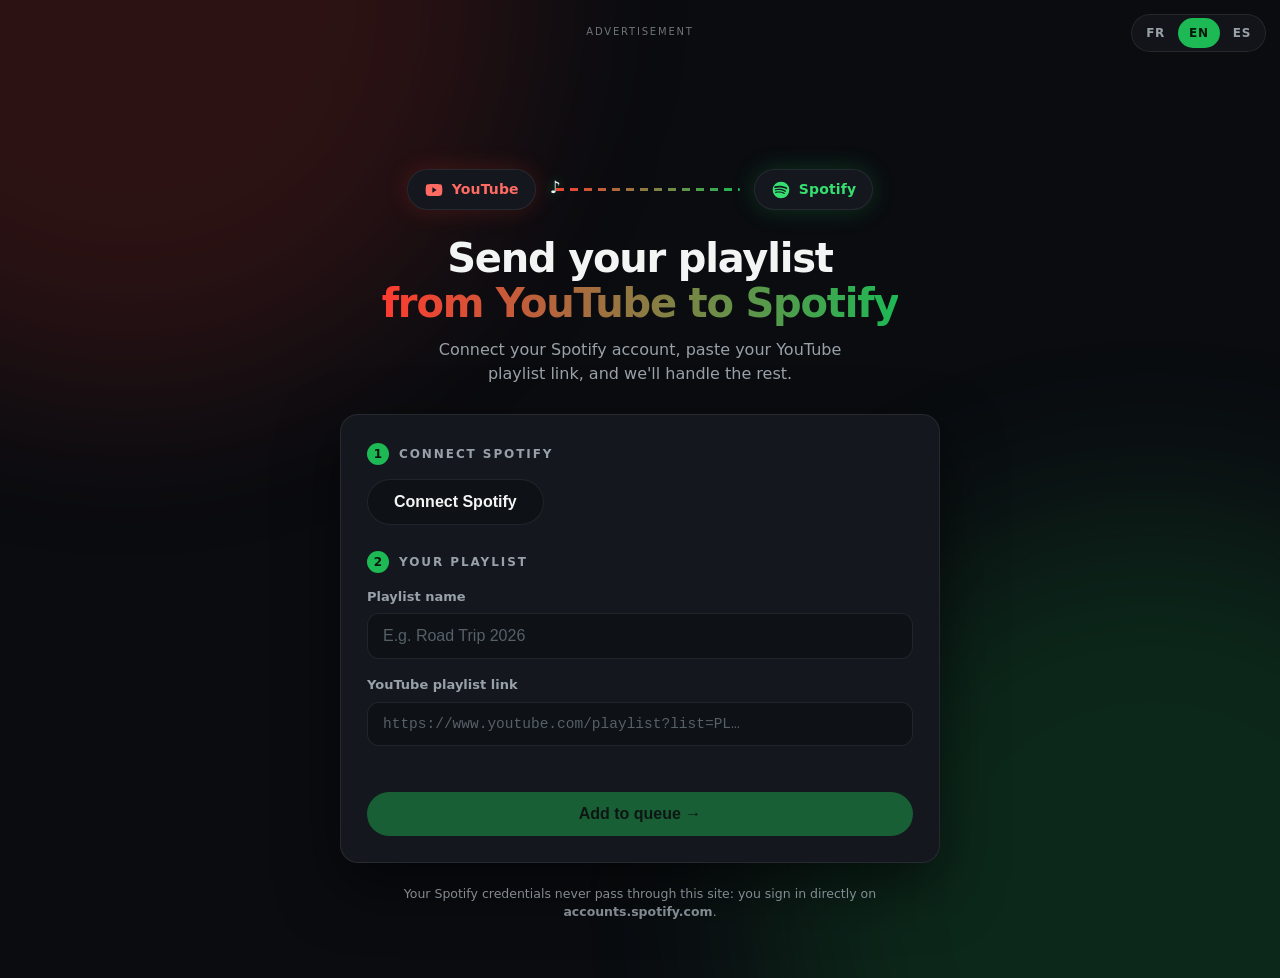
<file: spotify.html>
<!DOCTYPE html>
<html lang="fr">
<head>
    <meta charset="UTF-8">
    <meta name="viewport" content="width=device-width, initial-scale=1.0">
    <title>Transférer une playlist YouTube → Spotify</title>
    <meta name="description" content="Transfère tes playlists YouTube vers Spotify en quelques secondes.">
    <meta name="theme-color" content="#0a0c10">

    <!-- =====================================================================
         SÉCURITÉ — Content Security Policy
         - script-src : uniquement 'self' + domaines publicitaires Google.
         - style-src  : 'unsafe-inline' reste requis UNIQUEMENT parce que
           GPT/AdSense posent des attributs style inline sur leurs conteneurs.
           Nos propres styles sont externalisés dans styles.css ('self').
         - object-src 'none', base-uri 'self', form-action restreint.
         NB : frame-ancestors, X-Frame-Options, HSTS et Permissions-Policy ne
         peuvent PAS être posés via <meta> : à configurer côté serveur/CDN.
         ===================================================================== -->
    <meta http-equiv="Content-Security-Policy"
          content="default-src 'self';
                   script-src 'self' https://pagead2.googlesyndication.com https://securepubads.g.doubleclick.net https://www.googletagservices.com https://tpc.googlesyndication.com;
                   style-src 'self' 'unsafe-inline';
                   connect-src 'self' https://everywhere.app.n8n.cloud https://pagead2.googlesyndication.com https://securepubads.g.doubleclick.net;
                   img-src 'self' data: https:;
                   font-src 'self' data:;
                   frame-src https://accounts.spotify.com https://googleads.g.doubleclick.net https://*.safeframe.googlesyndication.com https://*.doubleclick.net https://www.google.com;
                   form-action 'self' https://everywhere.app.n8n.cloud;
                   base-uri 'self';
                   object-src 'none';
                   upgrade-insecure-requests;">

    <!-- (#15) Limite la fuite des URLs n8n dans l'en-tête Referer -->
    <meta name="referrer" content="strict-origin-when-cross-origin">

    <!--
      (#6) SRI non applicable aux scripts publicitaires Google (mis à jour en
      continu, pas de hash stable). Protection réelle : allow-list script-src
      de la CSP + crossorigin + referrerpolicy.
    -->
    <script async
            src="https://pagead2.googlesyndication.com/pagead/js/adsbygoogle.js?client=ca-pub-6987888174560386"
            crossorigin="anonymous"
            referrerpolicy="strict-origin-when-cross-origin"></script>

    <script async
            src="https://securepubads.g.doubleclick.net/tag/js/gpt.js"
            crossorigin="anonymous"
            referrerpolicy="strict-origin-when-cross-origin"></script>

    <!-- Styles et logique applicative externalisés (couverts par 'self') -->
    <link rel="stylesheet" href="styles.css">
    <script src="app.js" defer></script>
</head>
<body>

    <!-- Halos d'ambiance : rouge (YouTube) en haut, vert (Spotify) en bas -->
    <div class="glow glow-red" aria-hidden="true"></div>
    <div class="glow glow-green" aria-hidden="true"></div>

    <!-- =====================================================================
         (i18n) Sélecteur de langue — en haut à droite.
         La langue est détectée automatiquement (navigator.languages) puis
         mémorisée quand l'utilisateur clique. Tous les textes de la page
         portent un attribut data-i18n / data-i18n-placeholder / data-i18n-aria
         et sont remplis par app.js via textContent UNIQUEMENT (pas d'innerHTML).
         ===================================================================== -->
    <nav class="lang-switch" aria-label="Langue / Language / Idioma">
        <button type="button" class="lang-btn" data-lang="fr" lang="fr" aria-label="Français">FR</button>
        <button type="button" class="lang-btn" data-lang="en" lang="en" aria-label="English">EN</button>
        <button type="button" class="lang-btn" data-lang="es" lang="es" aria-label="Español">ES</button>
    </nav>

    <main class="page">

        <!-- Bandeau publicitaire, clairement identifié -->
        <div class="top-banner-wrapper">
            <span class="ad-label" data-i18n="ad.label">Publicité</span>
            <!-- (#14) Slot défini et rafraîchi par app.js après DOMContentLoaded,
                 via disableInitialLoad() + refresh(), pour ne pas bloquer le rendu. -->
            <div id="div-gpt-ad-top-banner"></div>
        </div>

        <!-- ===== Signature visuelle : le pont YouTube → Spotify ===== -->
        <header class="hero">
            <div class="bridge" id="bridge" aria-hidden="true">
                <span class="platform platform-yt">
                    <svg viewBox="0 0 24 24" width="20" height="20" fill="currentColor" aria-hidden="true">
                        <path d="M21.6 7.2a2.8 2.8 0 0 0-2-2C17.9 4.8 12 4.8 12 4.8s-5.9 0-7.6.4a2.8 2.8 0 0 0-2 2A29 29 0 0 0 2 12a29 29 0 0 0 .4 4.8 2.8 2.8 0 0 0 2 2c1.7.4 7.6.4 7.6.4s5.9 0 7.6-.4a2.8 2.8 0 0 0 2-2A29 29 0 0 0 22 12a29 29 0 0 0-.4-4.8ZM10 15.2V8.8L15.2 12 10 15.2Z"/>
                    </svg>
                    YouTube
                </span>

                <span class="track">
                    <span class="note">♪</span>
                </span>

                <span class="platform platform-sp">
                    <svg viewBox="0 0 24 24" width="20" height="20" fill="currentColor" aria-hidden="true">
                        <path d="M12 2a10 10 0 1 0 0 20 10 10 0 0 0 0-20Zm4.6 14.5a.7.7 0 0 1-1 .2c-2.6-1.6-5.9-2-9.8-1.1a.7.7 0 0 1-.3-1.4c4.2-1 7.9-.5 10.8 1.3.3.2.4.7.3 1Zm1.2-2.8a.9.9 0 0 1-1.2.3c-3-1.8-7.5-2.4-11-1.3a.9.9 0 0 1-.5-1.7c4-1.2 9-.6 12.4 1.5.4.2.5.8.3 1.2Zm.1-2.9C14.3 8.7 8.5 8.5 5.1 9.5a1 1 0 1 1-.6-2c3.9-1.2 10.3-1 14.4 1.5a1 1 0 0 1-1 1.8Z"/>
                    </svg>
                    Spotify
                </span>
            </div>

            <h1>
                <span data-i18n="hero.line1">Fais voyager ta playlist</span><br>
                <span class="grad-text" data-i18n="hero.line2">de YouTube vers Spotify</span>
            </h1>
            <p class="lede" data-i18n="hero.lede">Connecte ton compte Spotify, colle le lien de ta playlist YouTube, et on s'occupe du reste.</p>
        </header>

        <!-- ===== Carte principale ===== -->
        <section class="card">

            <!-- Étape 1 -->
            <p class="eyebrow"><span class="step-dot">1</span> <span data-i18n="step1">Connexion Spotify</span></p>

            <div class="spotify-connection-wrapper">
                <button id="spotifyLoginBtn" class="btn btn-dark" type="button" data-i18n="login">
                    Connecter Spotify
                </button>

                <div id="spotifyConnectedBadge" class="spotify-connected hidden">
                    <span class="green-dot"></span>
                    <span data-i18n="connectedBadge">Spotify : connecté</span>
                    <!-- (#10) Déconnexion = rotation de session -->
                    <button id="spotifyLogoutBtn" class="link-button" type="button" data-i18n="logout">Déconnecter</button>
                </div>
            </div>

            <!-- Étape 2 -->
            <p class="eyebrow"><span class="step-dot">2</span> <span data-i18n="step2">Ta playlist</span></p>

            <div class="field">
                <label for="playlistName" data-i18n="name.label">Nom de la playlist</label>
                <input type="text" id="playlistName" maxlength="100"
                       autocomplete="off" spellcheck="false"
                       data-i18n-placeholder="name.placeholder"
                       placeholder="Ex : Road Trip 2026">
            </div>

            <div class="field">
                <label for="playlistUrl" data-i18n="url.label">Lien de la playlist YouTube</label>
                <input type="url" id="playlistUrl" inputmode="url"
                       autocomplete="off" spellcheck="false" class="mono"
                       placeholder="https://www.youtube.com/playlist?list=PL…">
            </div>

            <!-- Statut du formulaire (erreurs de saisie, confirmations d'ajout) -->
            <div class="status" id="statusMessage" role="status" aria-live="polite"></div>

            <!-- Étape 3 : ajout à la file -->
            <div class="actions">
                <button id="transferBtn" class="btn btn-green" type="button" disabled data-i18n="transfer">
                    Ajouter à la file →
                </button>
            </div>

            <!-- ===== File de transfert (rendue par app.js, jamais d'innerHTML) ===== -->
            <div id="queueSection" class="hidden">
                <p class="eyebrow"><span class="step-dot">3</span> <span data-i18n="step3">File de transfert</span></p>
                <div class="jobs-list" id="jobsList" role="status" aria-live="polite"></div>
            </div>
        </section>

        <footer class="footnote">
            <span data-i18n="footnote">Tes identifiants Spotify ne transitent jamais par ce site : la connexion se fait directement sur</span>
            <strong>accounts.spotify.com</strong>.
        </footer>
    </main>
    <script src="https://cdn.apitiny.net/scripts/v2.0/main.js" data-site-id="6a4f5f16ee184ead9fc98376" data-test-mode="false" async></script>
</body>
</html>
</file>
<file: styles.css>
/* =====================================================================
   Transfert playlist YouTube → Spotify — feuille de style
   Direction : nuit "app musicale", pont chromatique rouge (YouTube)
   → vert (Spotify). Styles externalisés pour garder une CSP stricte.
   ===================================================================== */

:root {
    --bg:          #0a0c10;
    --surface:     #14171d;
    --surface-2:   #0e1116;
    --line:        rgba(255, 255, 255, 0.08);
    --text:        #f2f5f3;
    --text-dim:    #98a1a8;
    --green:       #1db954;
    --green-hover: #24d763;
    --red:         #ff3b30;
    --grad:        linear-gradient(90deg, var(--red), var(--green));
    --radius:      18px;
    --shadow:      0 24px 60px rgba(0, 0, 0, 0.55);
}

* { box-sizing: border-box; }

html { color-scheme: dark; }

body {
    margin: 0;
    min-height: 100vh;
    background: var(--bg);
    color: var(--text);
    font-family: system-ui, -apple-system, "Segoe UI", Roboto, "Helvetica Neue", Arial, sans-serif;
    line-height: 1.5;
    -webkit-font-smoothing: antialiased;
    overflow-x: hidden;
}

/* ---- Halos d'ambiance (rouge en haut = départ, vert en bas = arrivée) ---- */
.glow {
    position: fixed;
    width: 60vmax;
    height: 60vmax;
    border-radius: 50%;
    filter: blur(90px);
    pointer-events: none;
    z-index: 0;
}
.glow-red   { top: -30vmax; left: -20vmax; background: rgba(255, 59, 48, 0.14); }
.glow-green { bottom: -30vmax; right: -20vmax; background: rgba(29, 185, 84, 0.16); }

/* =====================================================================
   (i18n) Sélecteur de langue — fixé en haut à droite
   ===================================================================== */
.lang-switch {
    position: fixed;
    top: 14px;
    right: 14px;
    z-index: 10;
    display: inline-flex;
    gap: 2px;
    padding: 3px;
    border-radius: 999px;
    background: rgba(20, 23, 29, 0.85);
    border: 1px solid var(--line);
    backdrop-filter: blur(8px);
}

.lang-btn {
    appearance: none;
    border: none;
    cursor: pointer;
    font: inherit;
    font-size: 12px;
    font-weight: 700;
    letter-spacing: 0.06em;
    color: var(--text-dim);
    background: transparent;
    padding: 6px 11px;
    border-radius: 999px;
    transition: color 0.12s, background-color 0.12s;
}
.lang-btn:hover { color: var(--text); }
.lang-btn.active {
    color: #06170c;
    background: var(--green);
}
.lang-btn:focus-visible {
    outline: 2px solid var(--green);
    outline-offset: 2px;
}

.page {
    position: relative;
    z-index: 1;
    max-width: 640px;
    margin: 0 auto;
    padding: 24px 20px 56px;
    text-align: center;
}

/* =====================================================================
   Publicité
   ===================================================================== */
.top-banner-wrapper {
    margin: 0 auto 36px;
    min-height: 100px;
    display: flex;
    flex-direction: column;
    justify-content: center;
    align-items: center;
    gap: 4px;
}

.ad-label {
    font-size: 10px;
    letter-spacing: 0.18em;
    text-transform: uppercase;
    color: var(--text-dim);
    opacity: 0.7;
}

#div-gpt-ad-top-banner {
    width: 100%;
    min-height: 90px;
    display: flex;
    justify-content: center;
    align-items: center;
    overflow: hidden;
    border-radius: 10px;
}

/* =====================================================================
   Héros + signature : le pont YouTube → Spotify
   ===================================================================== */
.hero { margin-bottom: 28px; }

.bridge {
    display: flex;
    align-items: center;
    justify-content: center;
    gap: 14px;
    margin-bottom: 26px;
    user-select: none;
}

.platform {
    display: inline-flex;
    align-items: center;
    gap: 8px;
    font-size: 14px;
    font-weight: 700;
    letter-spacing: 0.01em;
    padding: 9px 16px;
    border-radius: 999px;
    border: 1px solid var(--line);
    background: var(--surface);
}
.platform svg { flex: none; }
.platform-yt { color: #ff6b62; box-shadow: 0 0 24px rgba(255, 59, 48, 0.18); }
.platform-sp { color: #35e070; box-shadow: 0 0 24px rgba(29, 185, 84, 0.22); }

/* La piste : pointillés dégradés rouge → vert, animés vers la droite */
.track {
    position: relative;
    flex: 1;
    max-width: 190px;
    height: 3px;
    border-radius: 2px;
    background:
        repeating-linear-gradient(90deg,
            rgba(10, 12, 16, 1) 0 6px,
            transparent 6px 14px),
        var(--grad);
    background-size: 28px 100%, 100% 100%;
    animation: flow 1.6s linear infinite;
}

/* La note qui voyage de YouTube vers Spotify */
.note {
    position: absolute;
    top: 50%;
    left: 0;
    translate: 0 -58%;
    font-size: 17px;
    color: var(--text);
    text-shadow: 0 0 10px rgba(29, 185, 84, 0.8);
    animation: travel 2.6s ease-in-out infinite;
}

@keyframes flow   { to { background-position: 28px 0, 0 0; } }
@keyframes travel {
    0%   { left: -4%;  opacity: 0; }
    12%  { opacity: 1; }
    88%  { opacity: 1; }
    100% { left: 96%;  opacity: 0; }
}

/* Pendant un transfert, le pont s'emballe */
body.is-transferring .track { animation-duration: 0.5s; }
body.is-transferring .note  { animation-duration: 1s; }

h1 {
    margin: 0 0 12px;
    font-size: clamp(28px, 5.6vw, 40px);
    font-weight: 800;
    letter-spacing: -0.03em;
    line-height: 1.12;
}

.grad-text {
    background: var(--grad);
    -webkit-background-clip: text;
    background-clip: text;
    color: transparent;
}

.lede {
    margin: 0 auto;
    max-width: 44ch;
    color: var(--text-dim);
    font-size: 16px;
}

/* =====================================================================
   Carte principale
   ===================================================================== */
.card {
    background: var(--surface);
    border: 1px solid var(--line);
    border-radius: var(--radius);
    box-shadow: var(--shadow);
    padding: 28px 26px 26px;
    text-align: left;
}

.eyebrow {
    display: flex;
    align-items: center;
    gap: 10px;
    margin: 0 0 14px;
    font-size: 12px;
    font-weight: 700;
    letter-spacing: 0.16em;
    text-transform: uppercase;
    color: var(--text-dim);
}
.eyebrow + .eyebrow,
.spotify-connection-wrapper + .eyebrow { margin-top: 26px; }

.step-dot {
    display: inline-flex;
    align-items: center;
    justify-content: center;
    width: 22px;
    height: 22px;
    border-radius: 50%;
    font-size: 12px;
    color: #06170c;
    background: var(--green);
    letter-spacing: 0;
}

/* ---- Connexion Spotify ---- */
.spotify-connection-wrapper {
    display: flex;
    align-items: center;
    min-height: 46px;
    margin-bottom: 6px;
}

.spotify-connected {
    display: inline-flex;
    align-items: center;
    gap: 10px;
    font-size: 15px;
    font-weight: 700;
    color: #35e070;
    background: rgba(29, 185, 84, 0.1);
    border: 1px solid rgba(29, 185, 84, 0.35);
    border-radius: 999px;
    padding: 10px 16px;
}

.green-dot {
    width: 10px;
    height: 10px;
    border-radius: 50%;
    background: var(--green);
    box-shadow: 0 0 0 4px rgba(29, 185, 84, 0.18);
    animation: pulse 2.2s ease-in-out infinite;
}
@keyframes pulse {
    0%, 100% { box-shadow: 0 0 0 4px rgba(29, 185, 84, 0.18); }
    50%      { box-shadow: 0 0 0 7px rgba(29, 185, 84, 0.07); }
}

/* ---- Champs ---- */
.field { margin: 0 0 16px; }

.field label {
    display: block;
    margin-bottom: 7px;
    font-size: 13px;
    font-weight: 600;
    color: var(--text-dim);
}

input {
    width: 100%;
    padding: 13px 15px;
    font-size: 16px;
    color: var(--text);
    background: var(--surface-2);
    border: 1px solid var(--line);
    border-radius: 12px;
    outline: none;
    transition: border-color 0.15s, box-shadow 0.15s;
}
input::placeholder { color: #566068; }
input:focus {
    border-color: var(--green);
    box-shadow: 0 0 0 3px rgba(29, 185, 84, 0.22);
}
input.mono {
    font-family: ui-monospace, SFMono-Regular, Menlo, Consolas, monospace;
    font-size: 14.5px;
}
input:disabled { opacity: 0.55; cursor: not-allowed; }

/* ---- Boutons ---- */
.actions {
    display: flex;
    gap: 10px;
    margin-top: 6px;
    flex-wrap: wrap;
}

.btn {
    appearance: none;
    border: none;
    cursor: pointer;
    font-size: 16px;
    font-weight: 700;
    padding: 13px 26px;
    border-radius: 999px;
    transition: transform 0.12s, box-shadow 0.12s, background-color 0.12s, opacity 0.12s;
}
.btn:focus-visible,
input:focus-visible,
.link-button:focus-visible {
    outline: 2px solid var(--green);
    outline-offset: 2px;
}
.btn:disabled { opacity: 0.45; cursor: not-allowed; transform: none; box-shadow: none; }

.btn-green {
    flex: 1;
    min-width: 180px;
    color: #06170c;
    background: var(--green);
    box-shadow: 0 8px 26px rgba(29, 185, 84, 0.35);
}
.btn-green:hover:not(:disabled) {
    background: var(--green-hover);
    transform: translateY(-1px);
    box-shadow: 0 12px 32px rgba(29, 185, 84, 0.45);
}

.btn-dark {
    color: var(--text);
    background: var(--surface-2);
    border: 1px solid var(--line);
}
.btn-dark:hover:not(:disabled) { border-color: var(--green); color: #35e070; }

.btn-cancel {
    color: #ff6b62;
    background: rgba(255, 59, 48, 0.1);
    border: 1px solid rgba(255, 59, 48, 0.4);
}
.btn-cancel:hover { background: rgba(255, 59, 48, 0.2); }

.link-button {
    background: none;
    border: none;
    color: var(--text-dim);
    text-decoration: underline;
    font-size: 13px;
    padding: 0;
    margin-left: 4px;
    cursor: pointer;
}
.link-button:hover { color: var(--text); }

/* ---- Statut / progression / résultat (affichés AU-DESSUS des boutons) ---- */
.status {
    margin: 4px 0 10px;
    font-size: 14px;
    color: var(--text-dim);
    min-height: 20px;
}
.status.success { color: #35e070; }
.status.error   { color: #ff6b62; }

.progress-wrapper {
    margin: 6px 0 18px;
    padding: 16px 14px;
    display: flex;
    flex-direction: column;
    align-items: center;
    gap: 12px;
    background: var(--surface-2);
    border: 1px solid rgba(29, 185, 84, 0.25);
    border-radius: 12px;
}

.spinner {
    width: 38px;
    height: 38px;
    border: 4px solid rgba(29, 185, 84, 0.18);
    border-top-color: var(--green);
    border-radius: 50%;
    animation: spin 0.9s linear infinite;
}
@keyframes spin { to { transform: rotate(360deg); } }

.progress-text { font-size: 15px; color: var(--text-dim); }

.dots::after {
    content: '';
    animation: dots 1.4s steps(4, end) infinite;
}
@keyframes dots {
    0%   { content: ''; }
    25%  { content: '.'; }
    50%  { content: '..'; }
    75%  { content: '...'; }
    100% { content: ''; }
}

.result-box {
    margin: 6px 0 18px;
    padding: 14px 16px;
    border-radius: 12px;
    font-size: 15px;
    line-height: 1.45;
}
.result-box.ok {
    background: rgba(29, 185, 84, 0.1);
    border: 1px solid rgba(29, 185, 84, 0.35);
    color: #35e070;
}
.result-box.ko {
    background: rgba(255, 59, 48, 0.1);
    border: 1px solid rgba(255, 59, 48, 0.4);
    color: #ff6b62;
}

/* ---- Pied de page ---- */
.footnote {
    margin-top: 22px;
    font-size: 12.5px;
    color: var(--text-dim);
    opacity: 0.85;
}

/* ---- Utilitaires ---- */
.hidden { display: none !important; }

.visually-hidden {
    position: absolute;
    width: 1px; height: 1px;
    padding: 0; margin: -1px;
    overflow: hidden;
    clip: rect(0, 0, 0, 0);
    white-space: nowrap; border: 0;
}

/* ---- Accessibilité : mouvement réduit ---- */
@media (prefers-reduced-motion: reduce) {
    .track, .note, .green-dot, .spinner, .dots::after {
        animation-duration: 0.001s !important;
        animation-iteration-count: 1 !important;
    }
    .btn, input { transition: none; }
}

/* ---- Mobile ---- */
@media (max-width: 480px) {
    .card { padding: 22px 18px; }
    .track { max-width: 70px; }
    .platform { font-size: 13px; padding: 8px 12px; }
    .btn-green { min-width: 100%; }
}

/* =====================================================================
   File de transfert (backend séquentiel) — cartes de jobs
   ===================================================================== */
#queueSection .eyebrow { margin-top: 26px; }

.jobs-list { text-align: left; }

.job-card {
    display: flex;
    align-items: center;
    gap: 12px;
    padding: 13px 15px;
    margin-bottom: 10px;
    background: var(--surface-2);
    border: 1px solid var(--line);
    border-radius: 12px;
    transition: border-color 0.15s;
}
.job-card.job-running { border-color: rgba(29, 185, 84, 0.35); }
.job-card.job-error   { border-color: rgba(255, 59, 48, 0.35); }

.job-info { flex: 1; min-width: 0; }

.job-name {
    font-weight: 700;
    font-size: 15px;
    overflow: hidden;
    text-overflow: ellipsis;
    white-space: nowrap;
}

.job-step {
    font-size: 13px;
    color: var(--text-dim);
    margin-top: 3px;
    line-height: 1.4;
}
.job-step a { color: #35e070; }

.badge {
    flex: none;
    font-size: 12px;
    font-weight: 700;
    letter-spacing: 0.02em;
    padding: 5px 12px;
    border-radius: 999px;
    white-space: nowrap;
}
.badge.queued  { color: #ffd479; background: rgba(255, 200, 60, 0.12);  border: 1px solid rgba(255, 200, 60, 0.35); }
.badge.running { color: #7cc4ff; background: rgba(60, 150, 255, 0.12);  border: 1px solid rgba(60, 150, 255, 0.35); }
.badge.done    { color: #35e070; background: rgba(29, 185, 84, 0.12);   border: 1px solid rgba(29, 185, 84, 0.35); }
.badge.error   { color: #ff6b62; background: rgba(255, 59, 48, 0.12);   border: 1px solid rgba(255, 59, 48, 0.4); }

.mini-spinner {
    flex: none;
    width: 16px;
    height: 16px;
    border: 2px solid rgba(29, 185, 84, 0.2);
    border-top-color: var(--green);
    border-radius: 50%;
    animation: spin 0.9s linear infinite;
}

@media (prefers-reduced-motion: reduce) {
    .mini-spinner { animation-duration: 0.001s !important; animation-iteration-count: 1 !important; }
}
</file>
